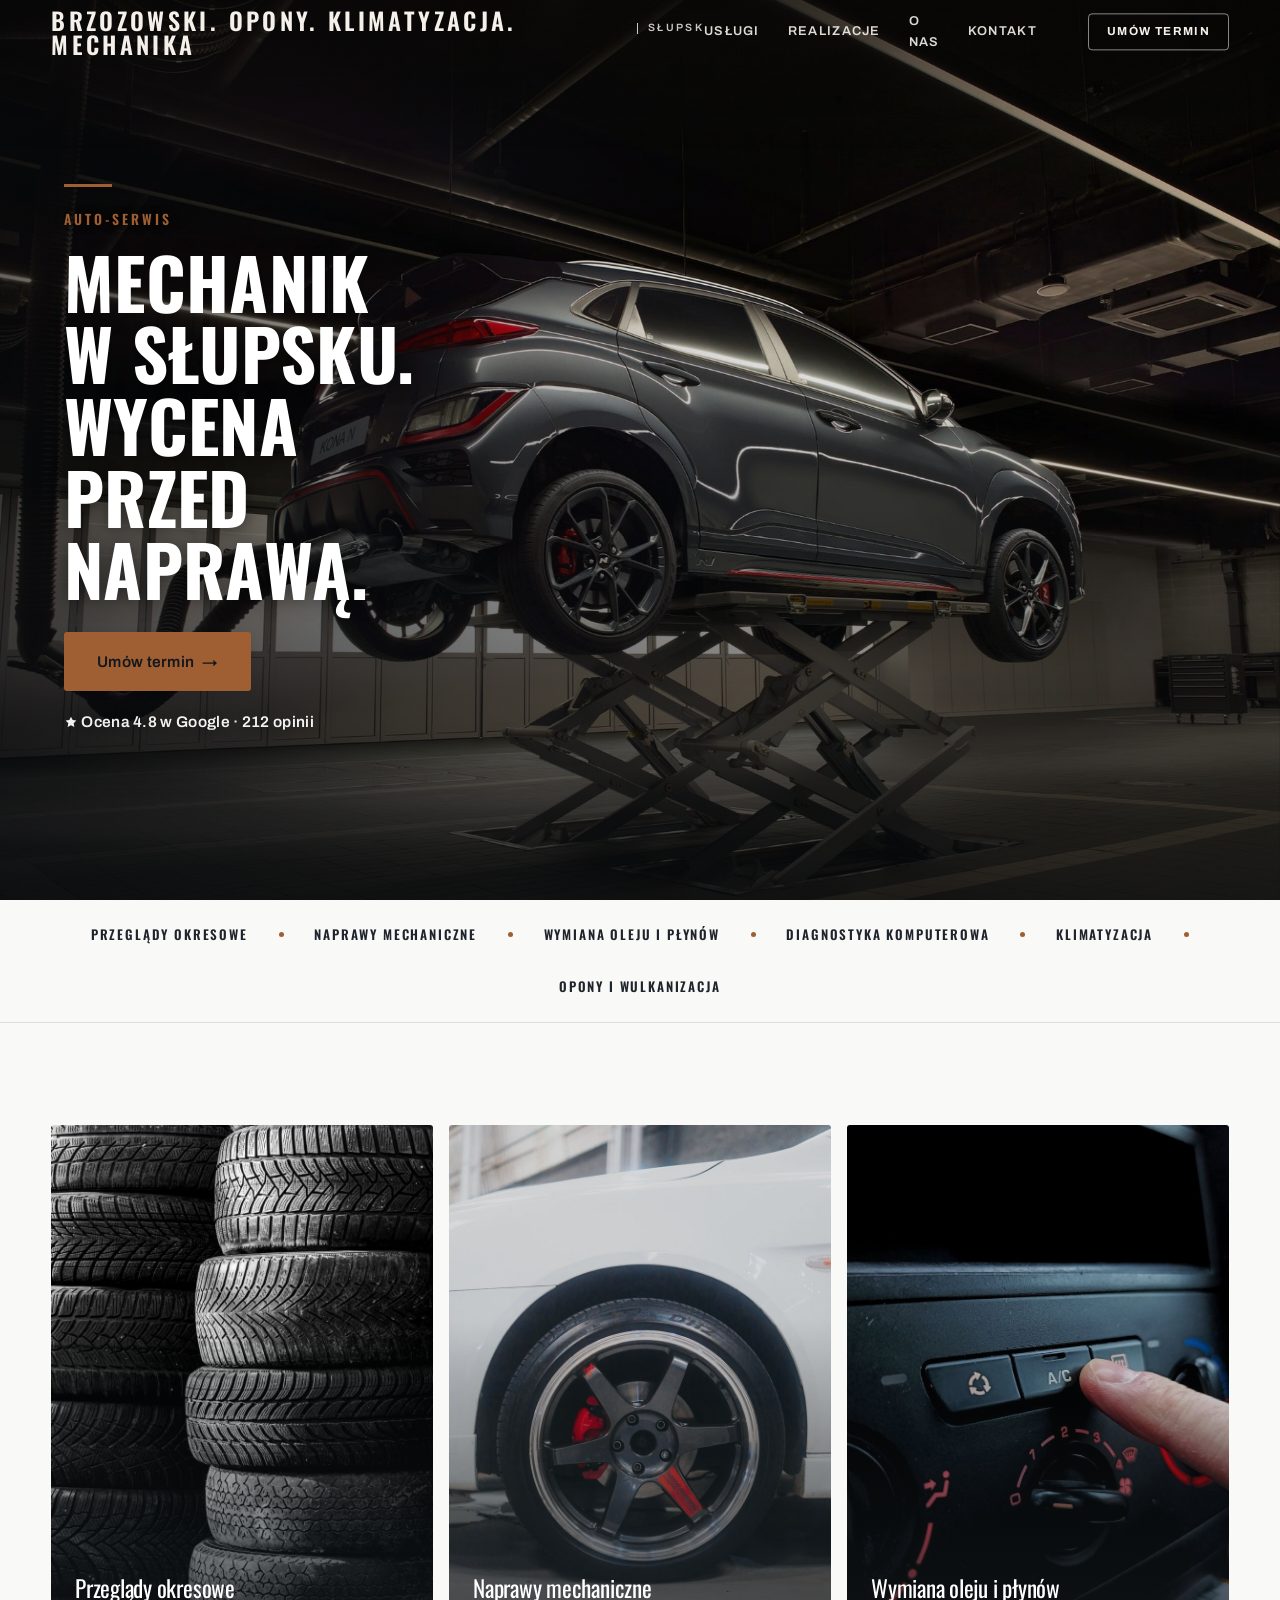
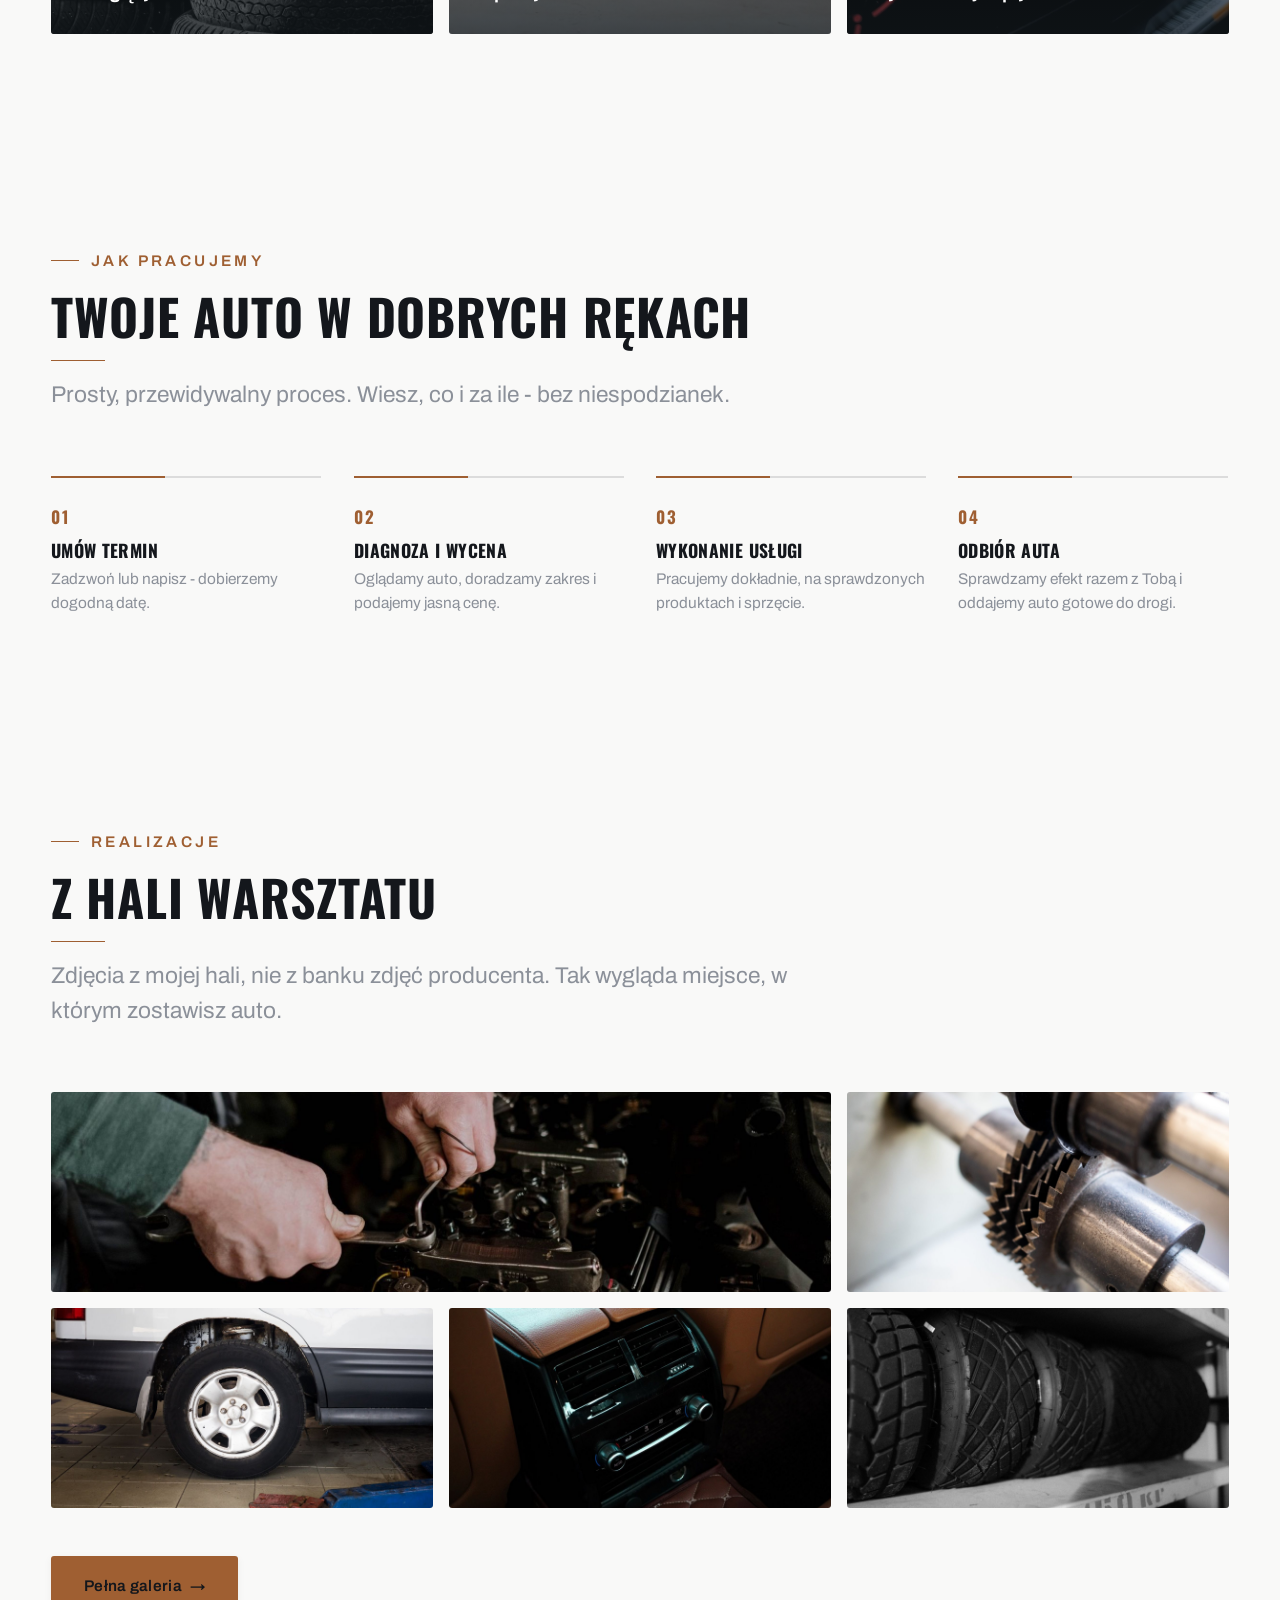
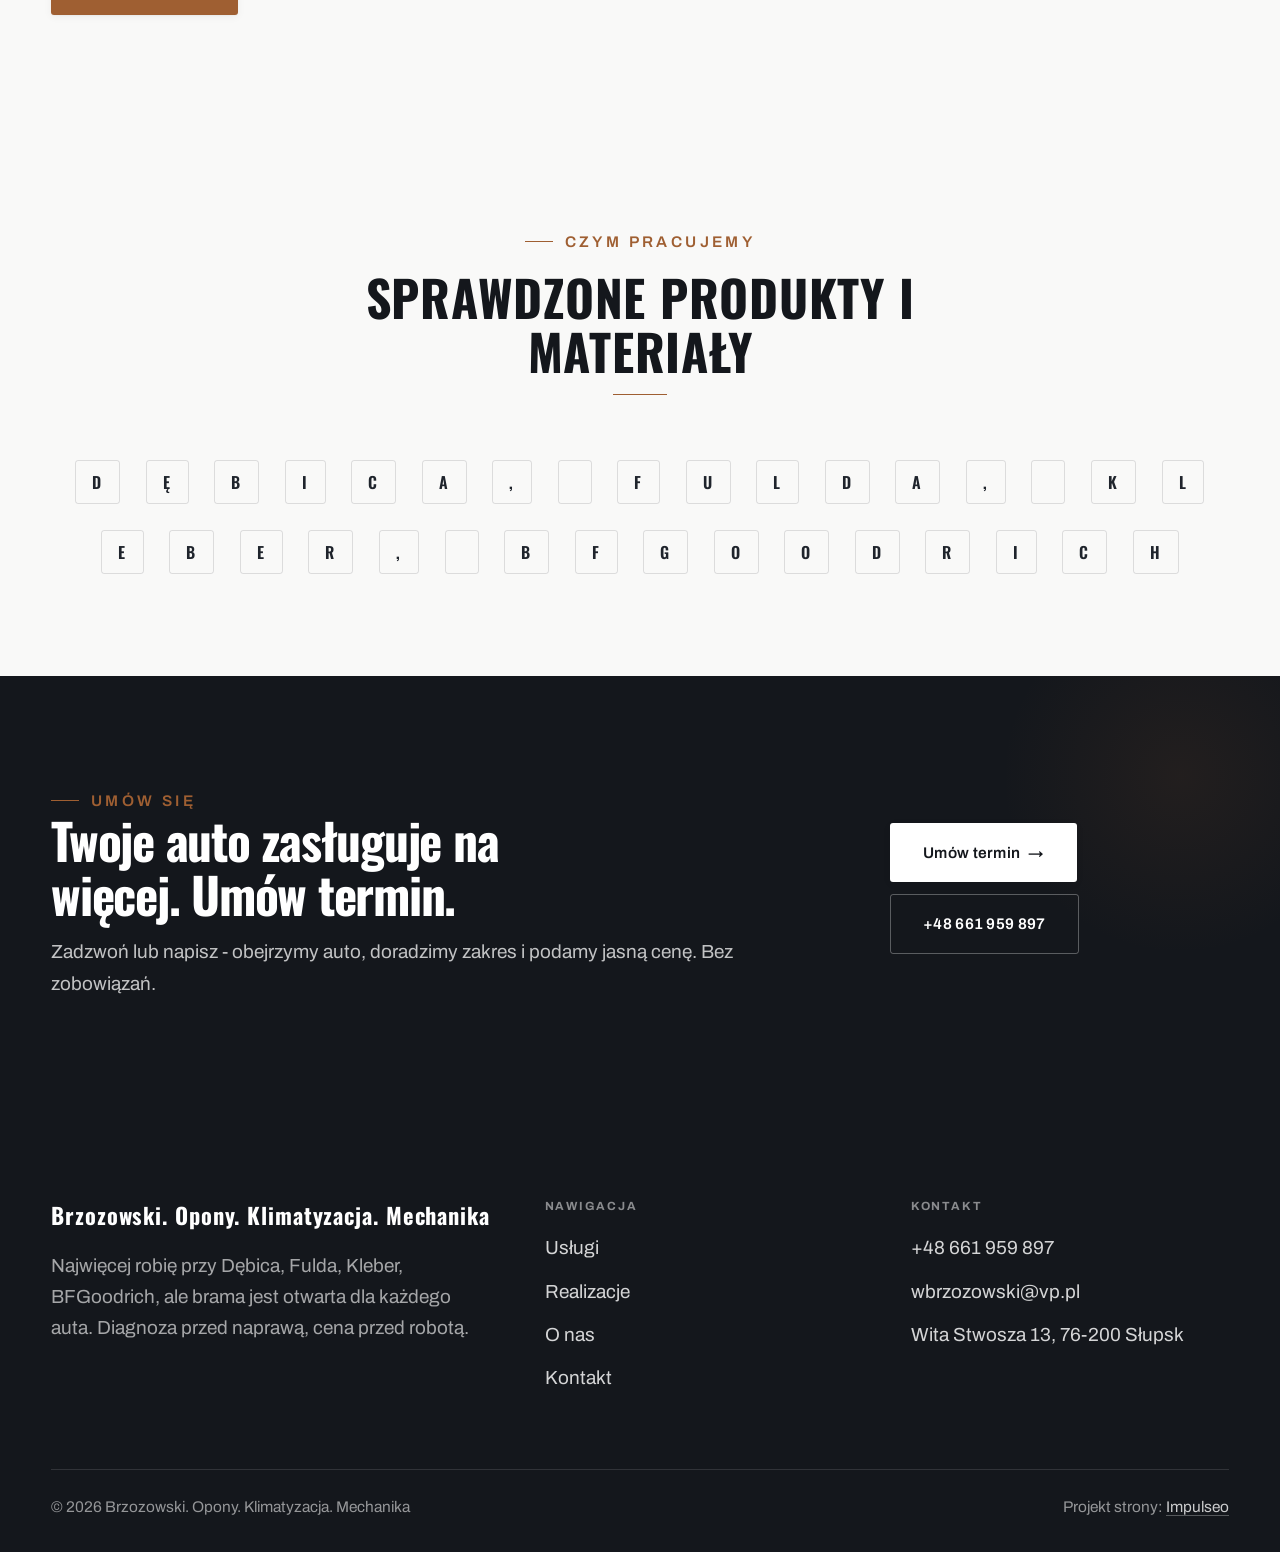
<file: index.html>
<!DOCTYPE html>
<html lang="pl">
<head>
<meta name="robots" content="noindex, nofollow">
<meta charset="UTF-8">
<meta name="viewport" content="width=device-width, initial-scale=1.0">
<title>Mechanik Słupsk - serwis i naprawy | Brzozowski. Opony. Klimatyzacja. Mechanika</title>
<meta name="description" content="Mechanik Słupsk - od przeglądu po rozrząd. Cena przed naprawą, gwarancja na robociznę, faktura VAT albo paragon. Zadzwoń: 661 959 897.">
<link rel="preconnect" href="https://fonts.googleapis.com">
<link rel="preconnect" href="https://fonts.gstatic.com" crossorigin>
<link href="https://fonts.googleapis.com/css2?family=Oswald:wght@500;600;700&family=Archivo:wght@400;500;600&display=swap" rel="stylesheet">
<link rel="stylesheet" href="assets/styles.css">
</head>
<body>

<header class="nav">
  <div class="wrap nav-inner">
    <a class="brand" href="index.html"><span class="name">Brzozowski. Opony. Klimatyzacja. Mechanika</span><span class="sub">Słupsk</span></a>
    <nav class="nav-links">
      <a href="oferta.html">Usługi</a>
      <a href="realizacje.html">Realizacje</a>
      <a href="o-nas.html">O nas</a>
      <a href="kontakt.html">Kontakt</a>
      <a href="kontakt.html" class="btn btn-accent">Umów termin</a>
    </nav>
    <button class="nav-toggle" aria-label="Menu"><span></span><span></span><span></span></button>
  </div>
</header>

<section class="hero-auto">
  <img class="ha-bg" src="img/hero.jpg" alt="Brzozowski. Opony. Klimatyzacja. Mechanika">
  <div class="ha-veil"></div>
  <div class="ha-inner">
    <span class="ha-tick" aria-hidden="true"></span>
    <span class="ha-kicker">Auto-serwis</span>
    <h1 class="ha-claim">Mechanik w Słupsku. Wycena przed naprawą.</h1>
    <a href="kontakt.html" class="btn btn-accent ha-cta">Umów termin <span class="arr">→</span></a>
      <p class="ha-rating"><svg class="ico-star" width="14" height="14" viewBox="0 0 24 24" style="vertical-align:-2px" aria-hidden="true"><path d="M12 2.8l2.85 5.8 6.4.93-4.63 4.5 1.1 6.37L12 17.4l-5.72 3 1.1-6.37-4.63-4.5 6.4-.93L12 2.8Z" fill="currentColor"/></svg> Ocena 4.8 w Google · 212 opinii</p>
  </div>
</section>
<section class="spec-ribbon">
  <div class="wrap">
    <ul class="sr-row reveal"><li>Przeglądy okresowe</li><li>Naprawy mechaniczne</li><li>Wymiana oleju i płynów</li><li>Diagnostyka komputerowa</li><li>Klimatyzacja</li><li>Opony i wulkanizacja</li></ul>
  </div>
</section>
<section class="gateways-band">
  <div class="wrap">
    <div class="gateways">
      <a href="oferta.html" class="gateway reveal"><img src="img/g1.jpg" alt="Przeglądy okresowe" loading="lazy"><span class="g-ttl">Przeglądy okresowe</span></a>
      <a href="oferta.html" class="gateway reveal"><img src="img/g2.jpg" alt="Naprawy mechaniczne" loading="lazy"><span class="g-ttl">Naprawy mechaniczne</span></a>
      <a href="oferta.html" class="gateway reveal"><img src="img/g3.jpg" alt="Wymiana oleju i płynów" loading="lazy"><span class="g-ttl">Wymiana oleju i płynów</span></a>
    </div>
  </div>
</section>
<section class="auto-proc">
  <div class="wrap">
    <div class="head reveal">
      <span class="eyebrow">Jak pracujemy</span>
      <h2>Twoje auto w dobrych rękach</h2>
      <p>Prosty, przewidywalny proces. Wiesz, co i za ile - bez niespodzianek.</p>
    </div>
    <ol class="auto-proc-row">
      <li class="reveal"><span class="ap-no">01</span><h3>Umów termin</h3><p>Zadzwoń lub napisz - dobierzemy dogodną datę.</p></li>
      <li class="reveal"><span class="ap-no">02</span><h3>Diagnoza i wycena</h3><p>Oglądamy auto, doradzamy zakres i podajemy jasną cenę.</p></li>
      <li class="reveal"><span class="ap-no">03</span><h3>Wykonanie usługi</h3><p>Pracujemy dokładnie, na sprawdzonych produktach i sprzęcie.</p></li>
      <li class="reveal"><span class="ap-no">04</span><h3>Odbiór auta</h3><p>Sprawdzamy efekt razem z Tobą i oddajemy auto gotowe do drogi.</p></li>
    </ol>
  </div>
</section>
<section>
  <div class="wrap">
    <div class="head reveal">
      <span class="eyebrow">Realizacje</span>
      <h2>Z hali warsztatu</h2>
      <p>Zdjęcia z mojej hali, nie z banku zdjęć producenta. Tak wygląda miejsce, w którym zostawisz auto.</p>
    </div>
    <div class="gallery">
      <div class="tile t-two3 reveal"><img src="img/g4.jpg" alt="Serwis klimatyzacji" loading="lazy"><div class="cap">Serwis klimatyzacji</div></div>
      <div class="tile t-third reveal"><img src="img/g5.jpg" alt="Wymiana opon" loading="lazy"><div class="cap">Wymiana opon</div></div>
      <div class="tile t-third reveal"><img src="img/g6.jpg" alt="Auto gotowe do odbioru" loading="lazy"><div class="cap">Auto gotowe do odbioru</div></div>
      <div class="tile t-third reveal"><img src="img/g7.jpg" alt="Brzozowski. Opony. Klimatyzacja. Mechanika" loading="lazy"></div>
      <div class="tile t-third reveal"><img src="img/g8.jpg" alt="Brzozowski. Opony. Klimatyzacja. Mechanika" loading="lazy"></div>
    </div>
    <div style="margin-top:var(--space-7)" class="reveal"><a href="realizacje.html" class="btn btn-accent">Pełna galeria <span class="arr">→</span></a></div>
  </div>
</section>
<section class="auto-marki">
  <div class="wrap">
    <div class="head center reveal">
      <span class="eyebrow">Czym pracujemy</span>
      <h2>Sprawdzone produkty i materiały</h2>
    </div>
    <ul class="marki-list reveal"><li>D</li><li>ę</li><li>b</li><li>i</li><li>c</li><li>a</li><li>,</li><li> </li><li>F</li><li>u</li><li>l</li><li>d</li><li>a</li><li>,</li><li> </li><li>K</li><li>l</li><li>e</li><li>b</li><li>e</li><li>r</li><li>,</li><li> </li><li>B</li><li>F</li><li>G</li><li>o</li><li>o</li><li>d</li><li>r</li><li>i</li><li>c</li><li>h</li></ul>
  </div>
</section>
<section class="cta">
  <div class="wrap">
    <div class="reveal">
      <span class="eyebrow">Umów się</span>
      <h2>Twoje auto zasługuje na więcej. Umów termin.</h2>
      <p>Zadzwoń lub napisz - obejrzymy auto, doradzimy zakres i podamy jasną cenę. Bez zobowiązań.</p>
    </div>
    <div class="cta-actions reveal">
      <a href="kontakt.html" class="btn btn-light">Umów termin <span class="arr">→</span></a>
      <a href="tel:+48661959897" class="btn btn-ghost" style="color:#fff;border-color:rgba(255,255,255,.3)">+48 661 959 897</a>
    </div>
  </div>
</section>

<footer>
  <div class="wrap">
    <div class="foot-grid">
      <div class="foot-brand">
        <div class="name">Brzozowski. Opony. Klimatyzacja. Mechanika</div>
        <p>Najwięcej robię przy Dębica, Fulda, Kleber, BFGoodrich, ale brama jest otwarta dla każdego auta. Diagnoza przed naprawą, cena przed robotą.</p>
      </div>
      <div class="foot-col">
        <h4>Nawigacja</h4>
        <a href="oferta.html">Usługi</a>
        <a href="realizacje.html">Realizacje</a>
        <a href="o-nas.html">O nas</a>
        <a href="kontakt.html">Kontakt</a>
      </div>
      <div class="foot-col">
        <h4>Kontakt</h4>
        <a href="tel:+48661959897">+48 661 959 897</a>
        <a href="mailto:wbrzozowski@vp.pl">wbrzozowski@vp.pl</a>
        <p>Wita Stwosza 13, 76-200 Słupsk</p>
      </div>
    </div>
    <div class="foot-bot">
      <span>© 2026 Brzozowski. Opony. Klimatyzacja. Mechanika</span>
      <span>Projekt strony: <a class="foot-credit" href="https://impulseo.pl" target="_blank" rel="noopener">Impulseo</a></span>
    </div>
  </div>
</footer>
<div class="sticky-reserve"><a class="sr-book" href="kontakt.html">Umów termin</a><a class="sr-call" href="tel:+48661959897" aria-label="Zadzwoń"><svg class="ico-tel" width="16" height="16" viewBox="0 0 24 24" fill="none" aria-hidden="true"><path d="M6.6 10.8a15.5 15.5 0 0 0 6.6 6.6l2.2-2.2a1 1 0 0 1 1-.24 11.4 11.4 0 0 0 3.6.58 1 1 0 0 1 1 1V20a1 1 0 0 1-1 1A17 17 0 0 1 3 4a1 1 0 0 1 1-1h3.5a1 1 0 0 1 1 1c0 1.25.2 2.46.58 3.6a1 1 0 0 1-.25 1l-2.23 2.2Z" fill="currentColor"/></svg></a></div>

<script src="assets/main.js"></script>
</body>
</html>
</file>
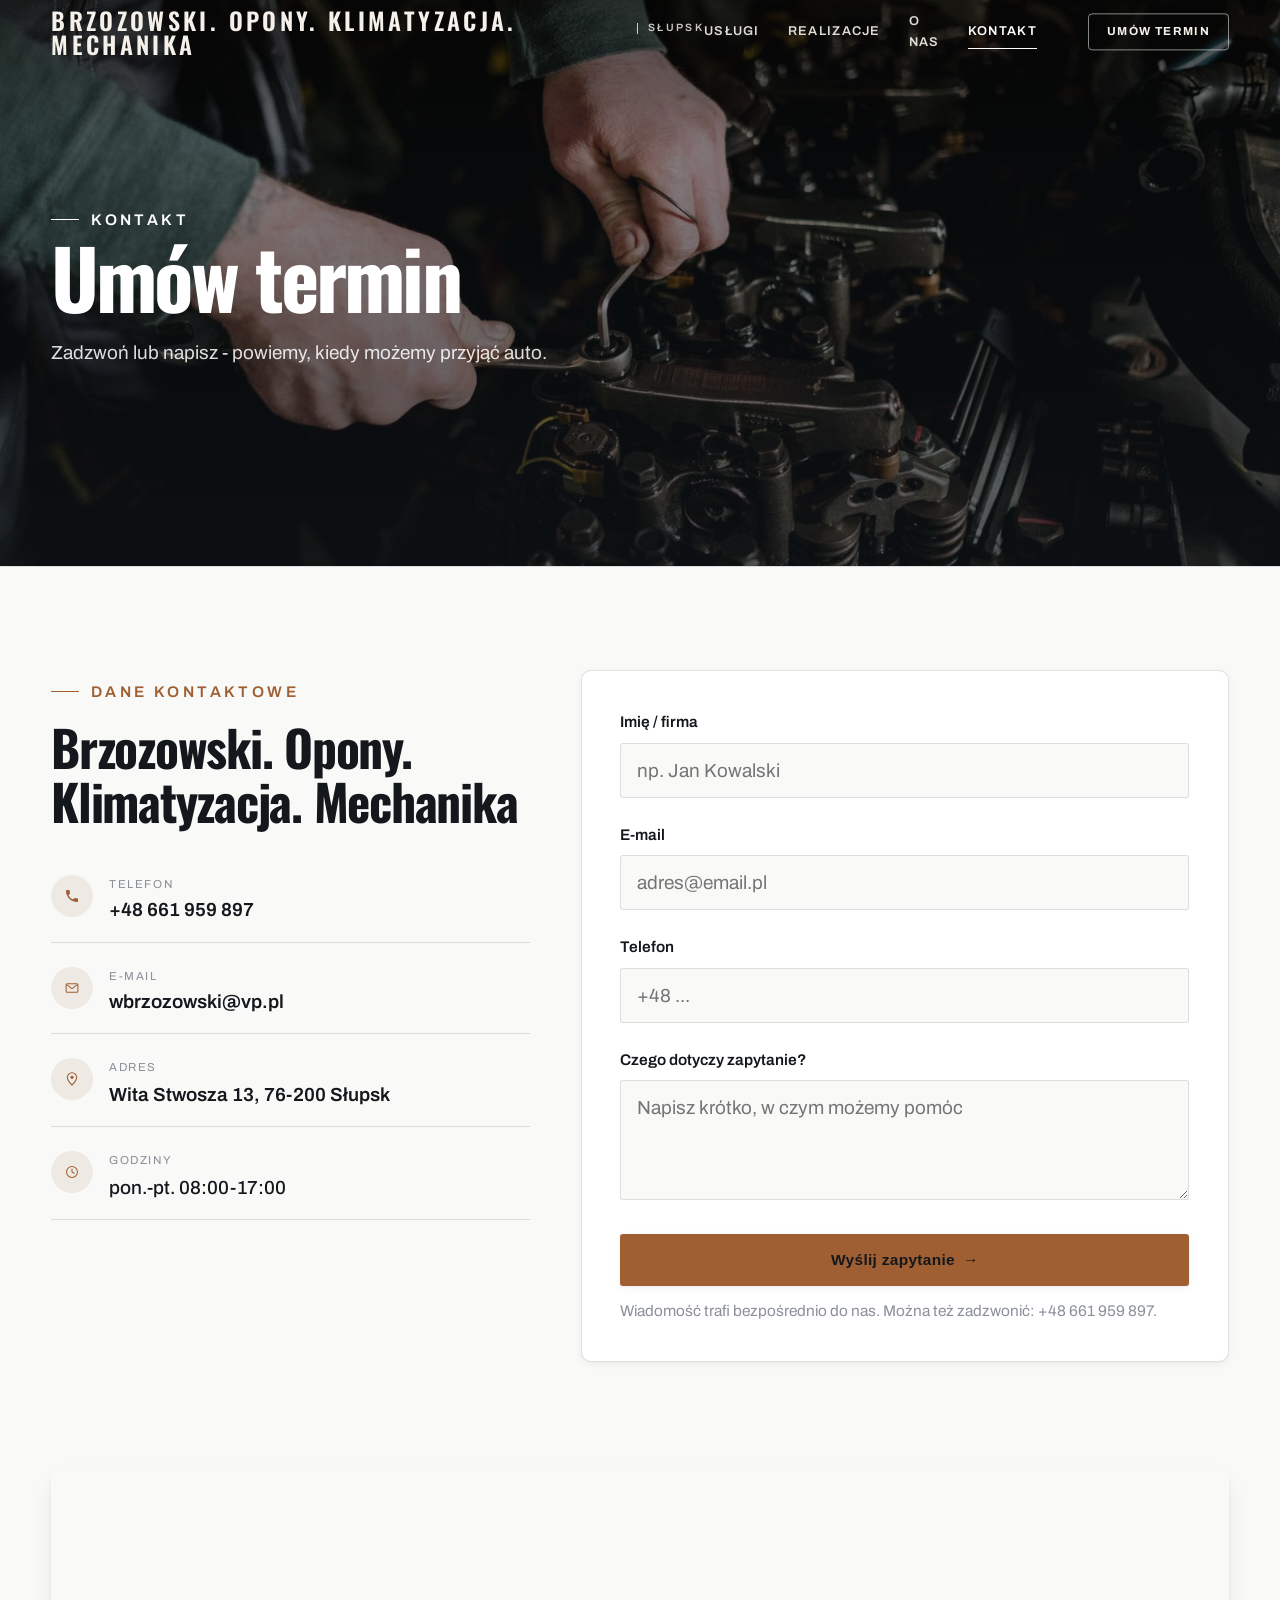
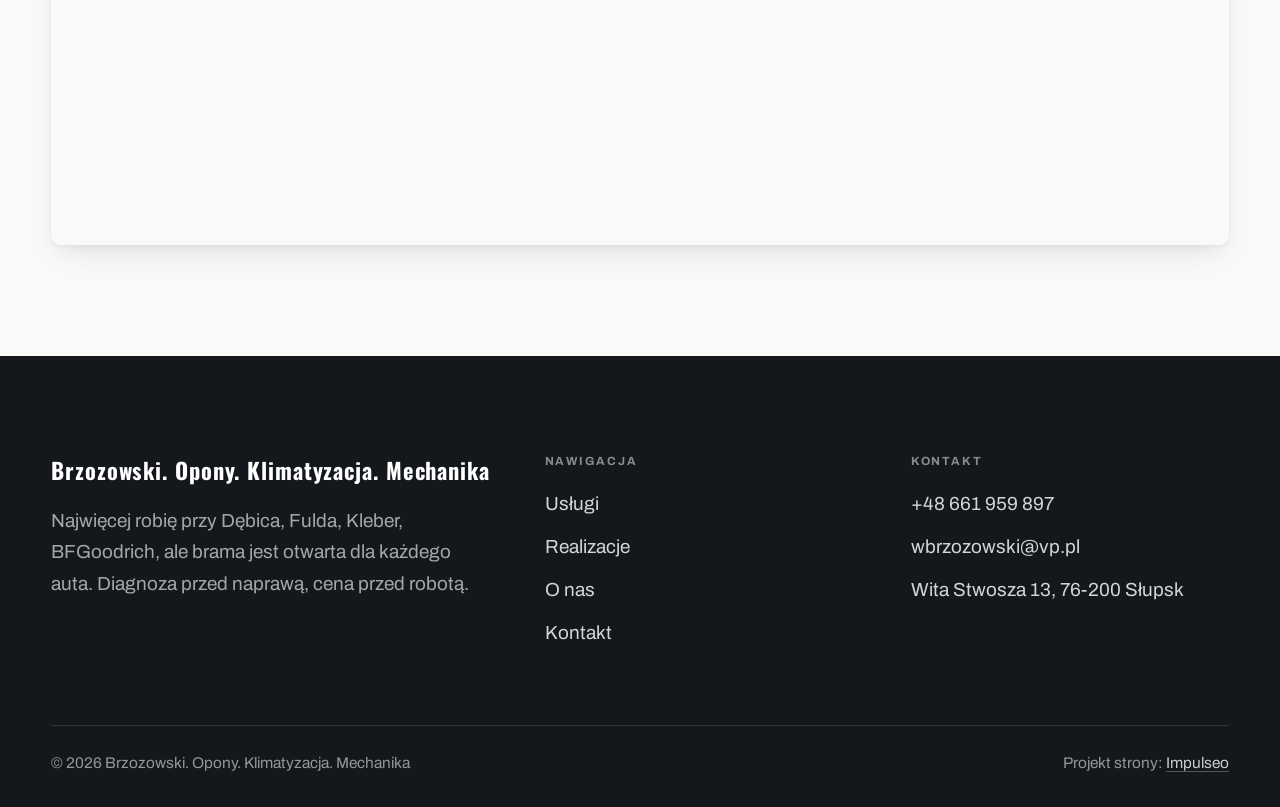
<file: kontakt.html>
<!DOCTYPE html>
<html lang="pl">
<head>
<meta name="robots" content="noindex, nofollow">
<meta charset="UTF-8">
<meta name="viewport" content="width=device-width, initial-scale=1.0">
<title>Kontakt - Brzozowski. Opony. Klimatyzacja. Mechanika</title>
<meta name="description" content="Kontakt Brzozowski. Opony. Klimatyzacja. Mechanika - Wita Stwosza 13, 76-200 Słupsk">
<link rel="preconnect" href="https://fonts.googleapis.com">
<link rel="preconnect" href="https://fonts.gstatic.com" crossorigin>
<link href="https://fonts.googleapis.com/css2?family=Oswald:wght@500;600;700&family=Archivo:wght@400;500;600&display=swap" rel="stylesheet">
<link rel="stylesheet" href="assets/styles.css">
</head>
<body>

<header class="nav">
  <div class="wrap nav-inner">
    <a class="brand" href="index.html"><span class="name">Brzozowski. Opony. Klimatyzacja. Mechanika</span><span class="sub">Słupsk</span></a>
    <nav class="nav-links">
      <a href="oferta.html">Usługi</a>
      <a href="realizacje.html">Realizacje</a>
      <a href="o-nas.html">O nas</a>
      <a href="kontakt.html" class="active">Kontakt</a>
      <a href="kontakt.html" class="btn btn-accent">Umów termin</a>
    </nav>
    <button class="nav-toggle" aria-label="Menu"><span></span><span></span><span></span></button>
  </div>
</header>

<section class="pagehead">
  <img src="img/g4.jpg" alt="Brzozowski. Opony. Klimatyzacja. Mechanika - Umów termin">
  <div class="wrap">
    <span class="eyebrow">Kontakt</span>
    <h1>Umów termin</h1>
    <p>Zadzwoń lub napisz - powiemy, kiedy możemy przyjąć auto.</p>
  </div>
</section>
<section>
  <div class="wrap contact-grid">
    <div class="reveal">
      <span class="eyebrow">Dane kontaktowe</span>
      <h2 style="margin:var(--space-4) 0 var(--space-6)">Brzozowski. Opony. Klimatyzacja. Mechanika</h2>
      <div class="info-list">
        <div class="info-row"><div class="ic"><svg class="ico-tel" width="16" height="16" viewBox="0 0 24 24" fill="none" aria-hidden="true"><path d="M6.6 10.8a15.5 15.5 0 0 0 6.6 6.6l2.2-2.2a1 1 0 0 1 1-.24 11.4 11.4 0 0 0 3.6.58 1 1 0 0 1 1 1V20a1 1 0 0 1-1 1A17 17 0 0 1 3 4a1 1 0 0 1 1-1h3.5a1 1 0 0 1 1 1c0 1.25.2 2.46.58 3.6a1 1 0 0 1-.25 1l-2.23 2.2Z" fill="currentColor"/></svg></div><div><div class="lbl">Telefon</div><a class="val" href="tel:+48661959897">+48 661 959 897</a></div></div>
        <div class="info-row"><div class="ic"><svg class="ico-mail" width="16" height="16" viewBox="0 0 24 24" fill="none" aria-hidden="true"><rect x="3.2" y="5.5" width="17.6" height="13" rx="1.6" stroke="currentColor" stroke-width="1.6"/><path d="M4 7l8 6 8-6" stroke="currentColor" stroke-width="1.6" stroke-linecap="round" stroke-linejoin="round"/></svg></div><div><div class="lbl">E-mail</div><a class="val" href="mailto:wbrzozowski@vp.pl">wbrzozowski@vp.pl</a></div></div>
        <div class="info-row"><div class="ic"><svg class="ico-pin" width="16" height="16" viewBox="0 0 24 24" fill="none" aria-hidden="true"><path d="M12 21s7-6.1 7-11.5A7 7 0 0 0 5 9.5C5 14.9 12 21 12 21Z" stroke="currentColor" stroke-width="1.6" fill="none"/><circle cx="12" cy="9.5" r="2.4" fill="currentColor"/></svg></div><div><div class="lbl">Adres</div><div class="val">Wita Stwosza 13, 76-200 Słupsk</div></div></div>
        <div class="info-row"><div class="ic"><svg class="ico-clock" width="16" height="16" viewBox="0 0 24 24" fill="none" aria-hidden="true"><circle cx="12" cy="12" r="8.2" stroke="currentColor" stroke-width="1.6"/><path d="M12 7.5V12l3.2 1.9" stroke="currentColor" stroke-width="1.6" stroke-linecap="round"/></svg></div><div><div class="lbl">Godziny</div><div class="val" style="font-weight:500">pon.-pt. 08:00-17:00</div></div></div>
      </div>
    </div>
    <div class="reveal">
      <form class="form" action="https://formsubmit.co/wbrzozowski@vp.pl" method="POST">
        <input type="hidden" name="_subject" value="Zapytanie ze strony Brzozowski. Opony. Klimatyzacja. Mechanika">
        <input type="hidden" name="_captcha" value="false">
        <input type="hidden" name="_template" value="table">
        <div class="fld"><label for="name">Imię / firma</label><input id="name" name="name" type="text" placeholder="np. Jan Kowalski" required></div>
        <div class="fld"><label for="email">E-mail</label><input id="email" name="email" type="email" placeholder="adres@email.pl" required></div>
        <div class="fld"><label for="phone">Telefon</label><input id="phone" name="phone" type="tel" placeholder="+48 ..."></div>
        <div class="fld"><label for="msg">Czego dotyczy zapytanie?</label><textarea id="msg" name="message" placeholder="Napisz krótko, w czym możemy pomóc" required></textarea></div>
        <button type="submit" class="btn btn-accent" style="width:100%;justify-content:center">Wyślij zapytanie <span class="arr">→</span></button>
        <p class="note">Wiadomość trafi bezpośrednio do nas. Można też zadzwonić: +48 661 959 897.</p>
      </form>
    </div>
  </div>
</section>
<section style="padding-top:0">
  <div class="wrap reveal">
    <iframe class="map" title="Brzozowski. Opony. Klimatyzacja. Mechanika - Słupsk" src="https://maps.google.com/maps?q=Brzozowski.%20Opony.%20Klimatyzacja.%20Mechanika%20S%C5%82upsk&z=15&output=embed" loading="lazy" referrerpolicy="no-referrer-when-downgrade"></iframe>
  </div>
</section>

<footer>
  <div class="wrap">
    <div class="foot-grid">
      <div class="foot-brand">
        <div class="name">Brzozowski. Opony. Klimatyzacja. Mechanika</div>
        <p>Najwięcej robię przy Dębica, Fulda, Kleber, BFGoodrich, ale brama jest otwarta dla każdego auta. Diagnoza przed naprawą, cena przed robotą.</p>
      </div>
      <div class="foot-col">
        <h4>Nawigacja</h4>
        <a href="oferta.html">Usługi</a>
        <a href="realizacje.html">Realizacje</a>
        <a href="o-nas.html">O nas</a>
        <a href="kontakt.html">Kontakt</a>
      </div>
      <div class="foot-col">
        <h4>Kontakt</h4>
        <a href="tel:+48661959897">+48 661 959 897</a>
        <a href="mailto:wbrzozowski@vp.pl">wbrzozowski@vp.pl</a>
        <p>Wita Stwosza 13, 76-200 Słupsk</p>
      </div>
    </div>
    <div class="foot-bot">
      <span>© 2026 Brzozowski. Opony. Klimatyzacja. Mechanika</span>
      <span>Projekt strony: <a class="foot-credit" href="https://impulseo.pl" target="_blank" rel="noopener">Impulseo</a></span>
    </div>
  </div>
</footer>
<div class="sticky-reserve"><a class="sr-book" href="kontakt.html">Umów termin</a><a class="sr-call" href="tel:+48661959897" aria-label="Zadzwoń"><svg class="ico-tel" width="16" height="16" viewBox="0 0 24 24" fill="none" aria-hidden="true"><path d="M6.6 10.8a15.5 15.5 0 0 0 6.6 6.6l2.2-2.2a1 1 0 0 1 1-.24 11.4 11.4 0 0 0 3.6.58 1 1 0 0 1 1 1V20a1 1 0 0 1-1 1A17 17 0 0 1 3 4a1 1 0 0 1 1-1h3.5a1 1 0 0 1 1 1c0 1.25.2 2.46.58 3.6a1 1 0 0 1-.25 1l-2.23 2.2Z" fill="currentColor"/></svg></a></div>

<script src="assets/main.js"></script>
</body>
</html>
</file>
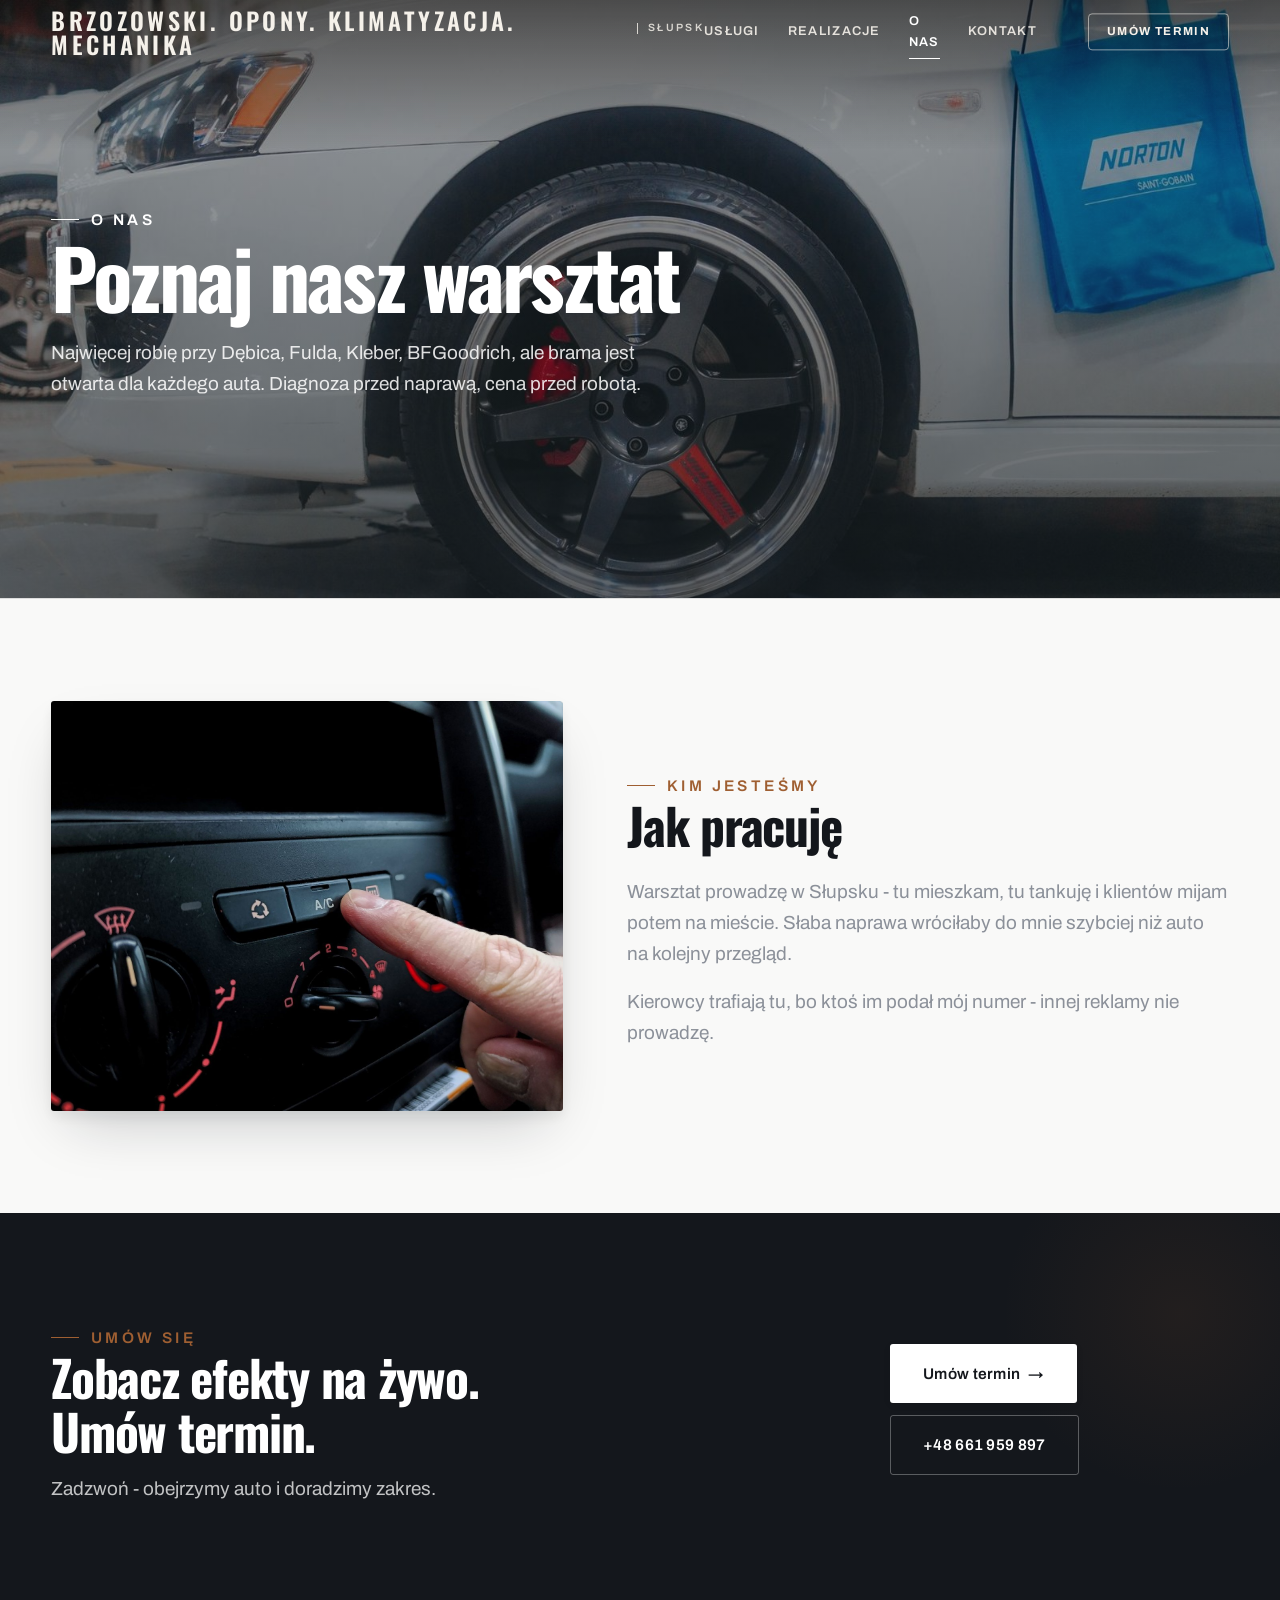
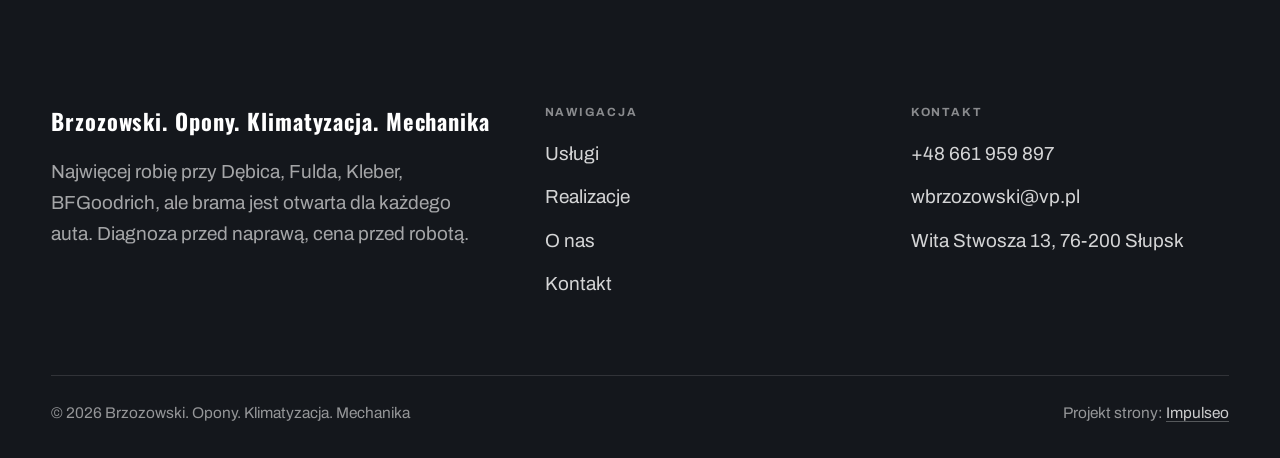
<file: o-nas.html>
<!DOCTYPE html>
<html lang="pl">
<head>
<meta name="robots" content="noindex, nofollow">
<meta charset="UTF-8">
<meta name="viewport" content="width=device-width, initial-scale=1.0">
<title>O nas - Brzozowski. Opony. Klimatyzacja. Mechanika</title>
<meta name="description" content="Mechanik Słupsk - od przeglądu po rozrząd. Cena przed naprawą, gwarancja na robociznę, faktura VAT albo paragon. Zadzwoń: 661 959 897.">
<link rel="preconnect" href="https://fonts.googleapis.com">
<link rel="preconnect" href="https://fonts.gstatic.com" crossorigin>
<link href="https://fonts.googleapis.com/css2?family=Oswald:wght@500;600;700&family=Archivo:wght@400;500;600&display=swap" rel="stylesheet">
<link rel="stylesheet" href="assets/styles.css">
</head>
<body>

<header class="nav">
  <div class="wrap nav-inner">
    <a class="brand" href="index.html"><span class="name">Brzozowski. Opony. Klimatyzacja. Mechanika</span><span class="sub">Słupsk</span></a>
    <nav class="nav-links">
      <a href="oferta.html">Usługi</a>
      <a href="realizacje.html">Realizacje</a>
      <a href="o-nas.html" class="active">O nas</a>
      <a href="kontakt.html">Kontakt</a>
      <a href="kontakt.html" class="btn btn-accent">Umów termin</a>
    </nav>
    <button class="nav-toggle" aria-label="Menu"><span></span><span></span><span></span></button>
  </div>
</header>

<section class="pagehead">
  <img src="img/g2.jpg" alt="Brzozowski. Opony. Klimatyzacja. Mechanika - Poznaj nasz warsztat">
  <div class="wrap">
    <span class="eyebrow">O nas</span>
    <h1>Poznaj nasz warsztat</h1>
    <p>Najwięcej robię przy Dębica, Fulda, Kleber, BFGoodrich, ale brama jest otwarta dla każdego auta. Diagnoza przed naprawą, cena przed robotą.</p>
  </div>
</section>
<section>
  <div class="wrap split">
    <div class="split-art reveal"><img src="img/g3.jpg" alt="Brzozowski. Opony. Klimatyzacja. Mechanika" loading="lazy"></div>
    <div class="split-copy reveal">
      <span class="eyebrow">Kim jesteśmy</span>
      <h2>Jak pracuję</h2>
      <p class="muted">Warsztat prowadzę w Słupsku - tu mieszkam, tu tankuję i klientów mijam potem na mieście. Słaba naprawa wróciłaby do mnie szybciej niż auto na kolejny przegląd.</p>
      <p class="muted">Kierowcy trafiają tu, bo ktoś im podał mój numer - innej reklamy nie prowadzę.</p>
    </div>
  </div>
</section>


<section class="cta">
  <div class="wrap">
    <div class="reveal">
      <span class="eyebrow">Umów się</span>
      <h2>Zobacz efekty na żywo. Umów termin.</h2>
      <p>Zadzwoń - obejrzymy auto i doradzimy zakres.</p>
    </div>
    <div class="cta-actions reveal">
      <a href="kontakt.html" class="btn btn-light">Umów termin <span class="arr">→</span></a>
      <a href="tel:+48661959897" class="btn btn-ghost" style="color:#fff;border-color:rgba(255,255,255,.3)">+48 661 959 897</a>
    </div>
  </div>
</section>

<footer>
  <div class="wrap">
    <div class="foot-grid">
      <div class="foot-brand">
        <div class="name">Brzozowski. Opony. Klimatyzacja. Mechanika</div>
        <p>Najwięcej robię przy Dębica, Fulda, Kleber, BFGoodrich, ale brama jest otwarta dla każdego auta. Diagnoza przed naprawą, cena przed robotą.</p>
      </div>
      <div class="foot-col">
        <h4>Nawigacja</h4>
        <a href="oferta.html">Usługi</a>
        <a href="realizacje.html">Realizacje</a>
        <a href="o-nas.html">O nas</a>
        <a href="kontakt.html">Kontakt</a>
      </div>
      <div class="foot-col">
        <h4>Kontakt</h4>
        <a href="tel:+48661959897">+48 661 959 897</a>
        <a href="mailto:wbrzozowski@vp.pl">wbrzozowski@vp.pl</a>
        <p>Wita Stwosza 13, 76-200 Słupsk</p>
      </div>
    </div>
    <div class="foot-bot">
      <span>© 2026 Brzozowski. Opony. Klimatyzacja. Mechanika</span>
      <span>Projekt strony: <a class="foot-credit" href="https://impulseo.pl" target="_blank" rel="noopener">Impulseo</a></span>
    </div>
  </div>
</footer>
<div class="sticky-reserve"><a class="sr-book" href="kontakt.html">Umów termin</a><a class="sr-call" href="tel:+48661959897" aria-label="Zadzwoń"><svg class="ico-tel" width="16" height="16" viewBox="0 0 24 24" fill="none" aria-hidden="true"><path d="M6.6 10.8a15.5 15.5 0 0 0 6.6 6.6l2.2-2.2a1 1 0 0 1 1-.24 11.4 11.4 0 0 0 3.6.58 1 1 0 0 1 1 1V20a1 1 0 0 1-1 1A17 17 0 0 1 3 4a1 1 0 0 1 1-1h3.5a1 1 0 0 1 1 1c0 1.25.2 2.46.58 3.6a1 1 0 0 1-.25 1l-2.23 2.2Z" fill="currentColor"/></svg></a></div>

<script src="assets/main.js"></script>
</body>
</html>
</file>
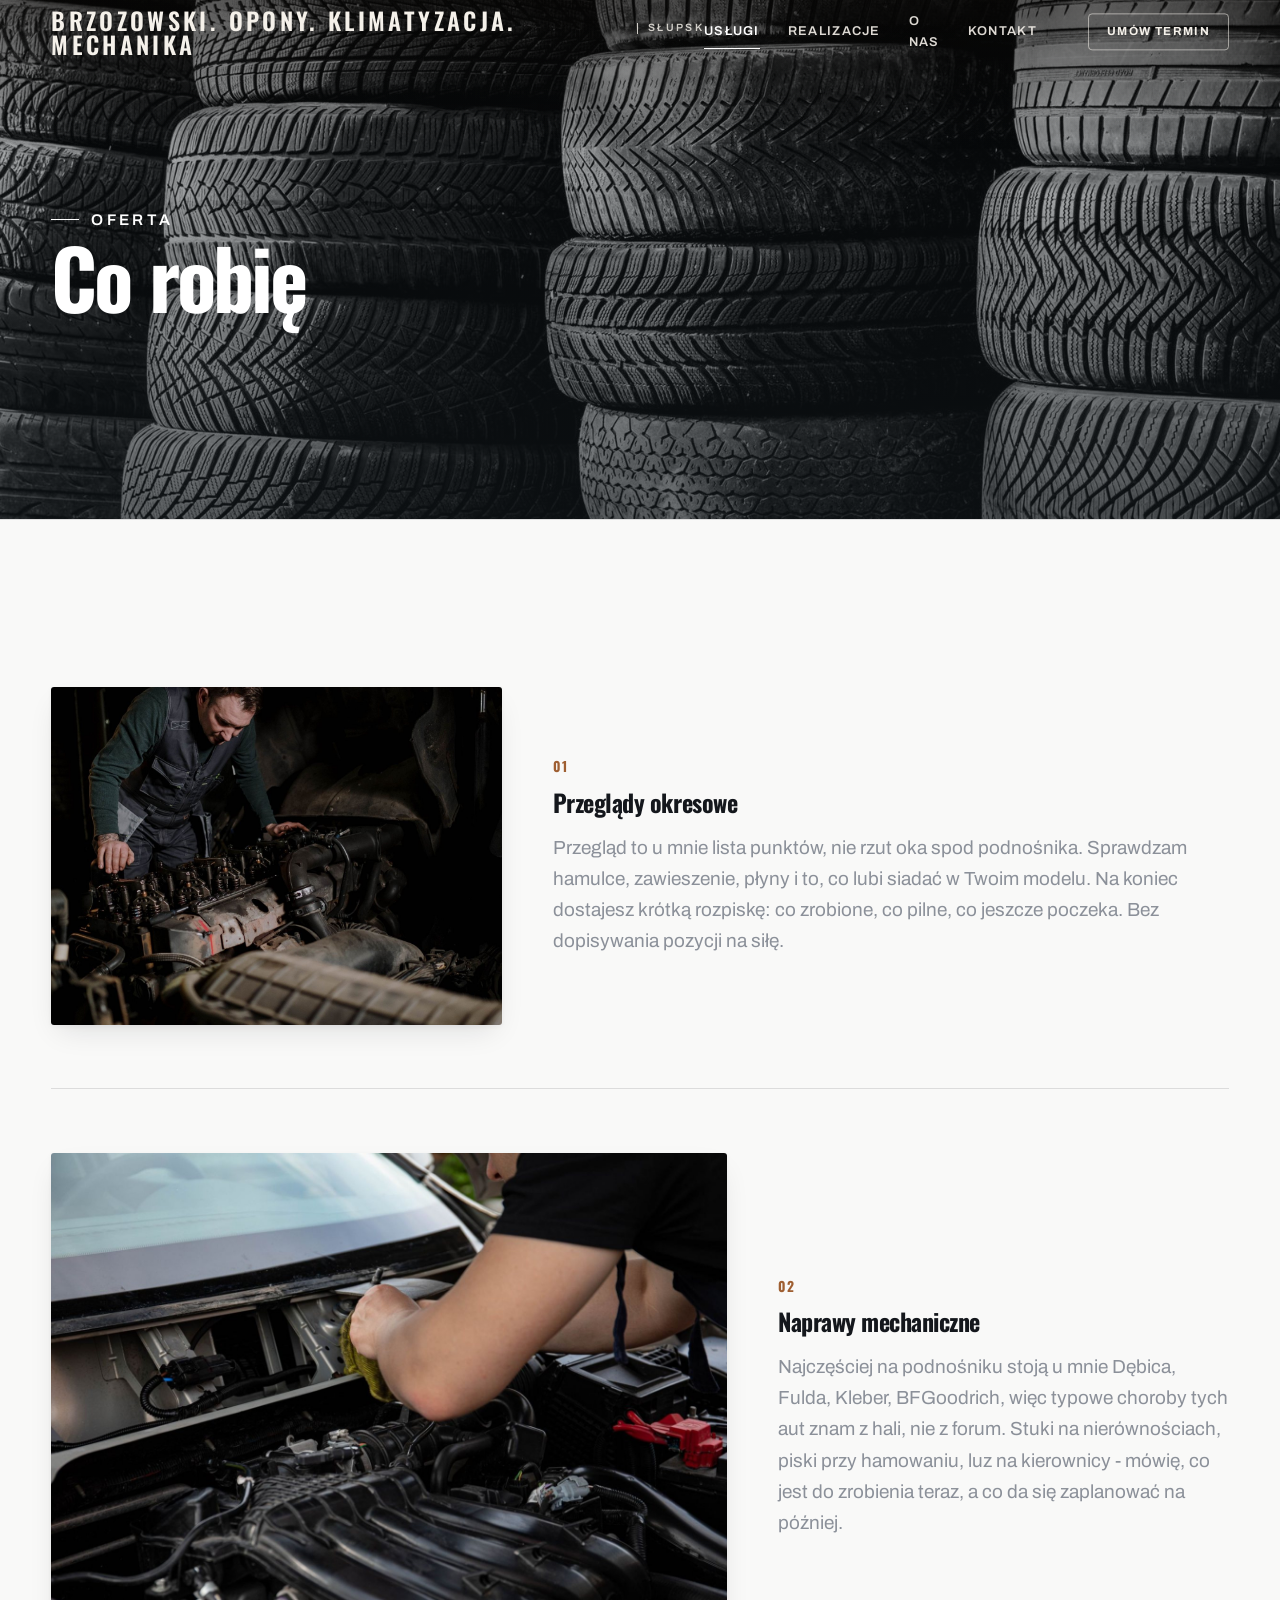
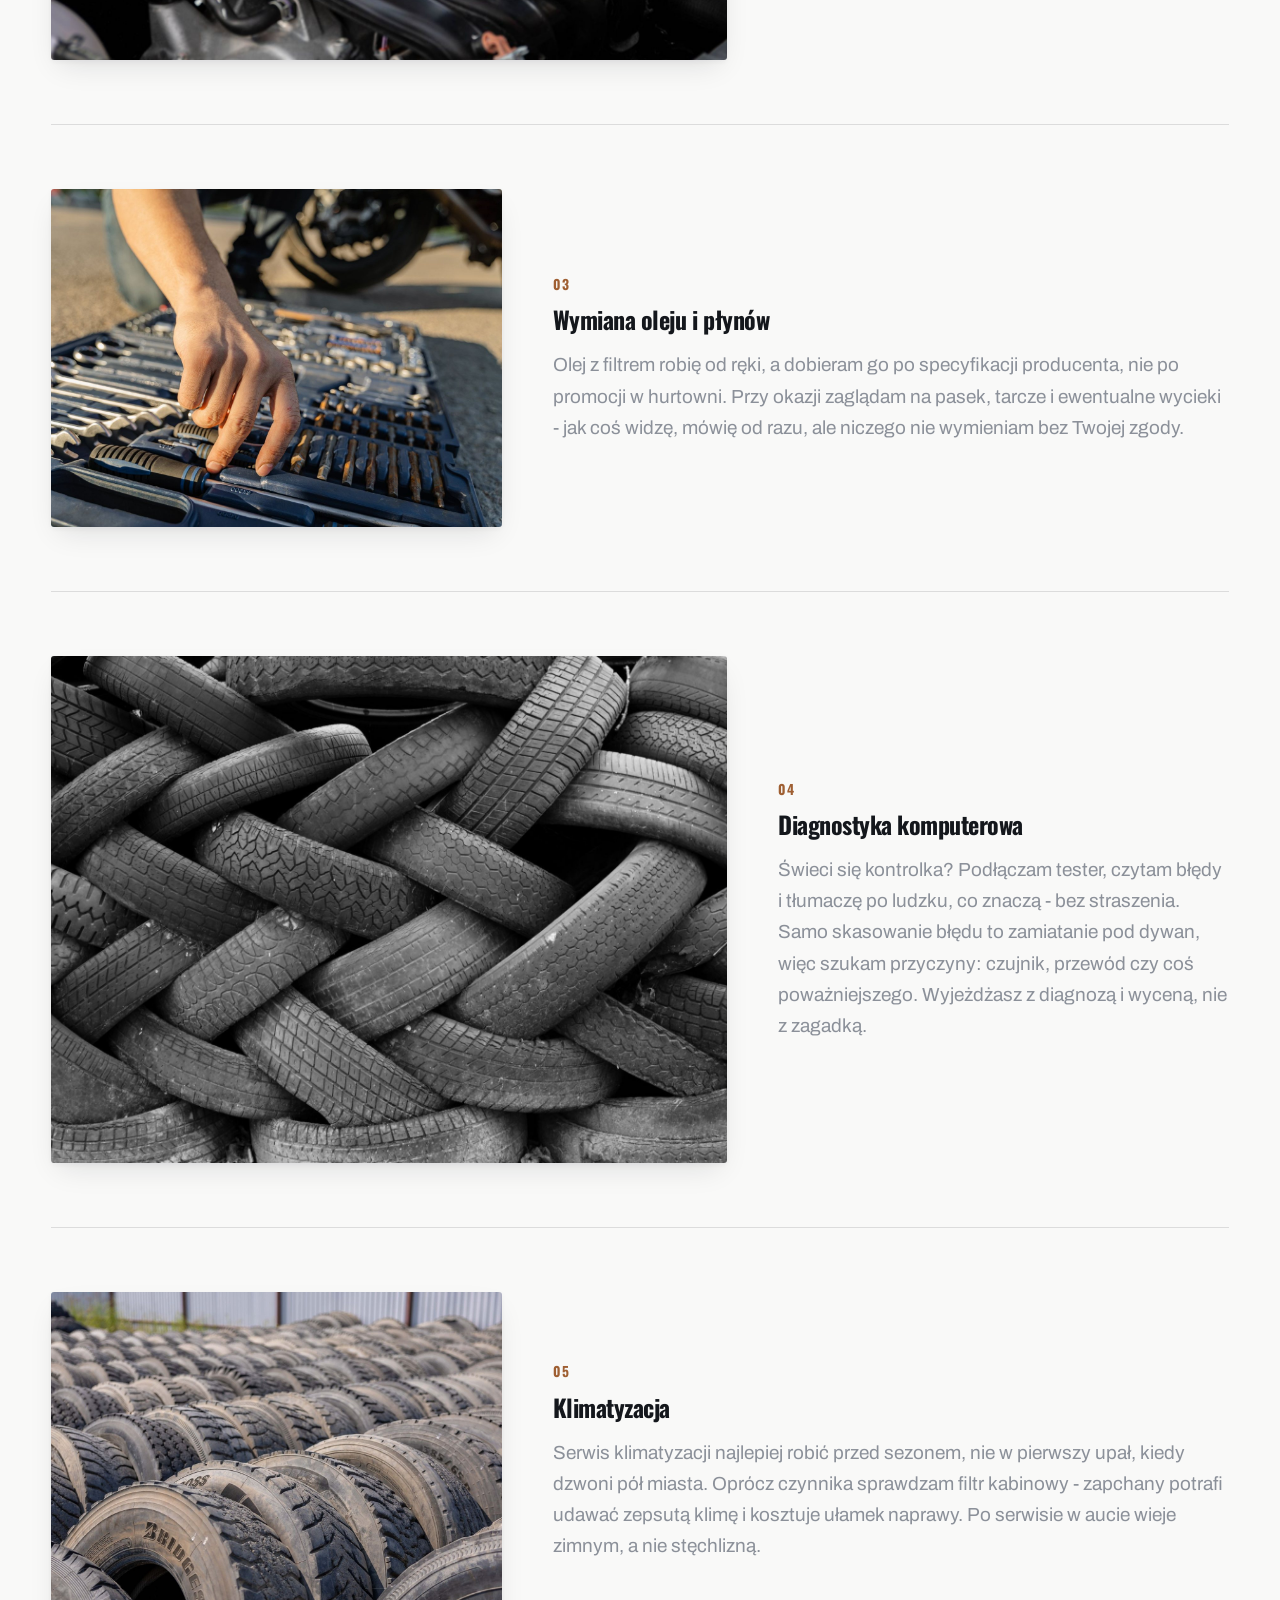
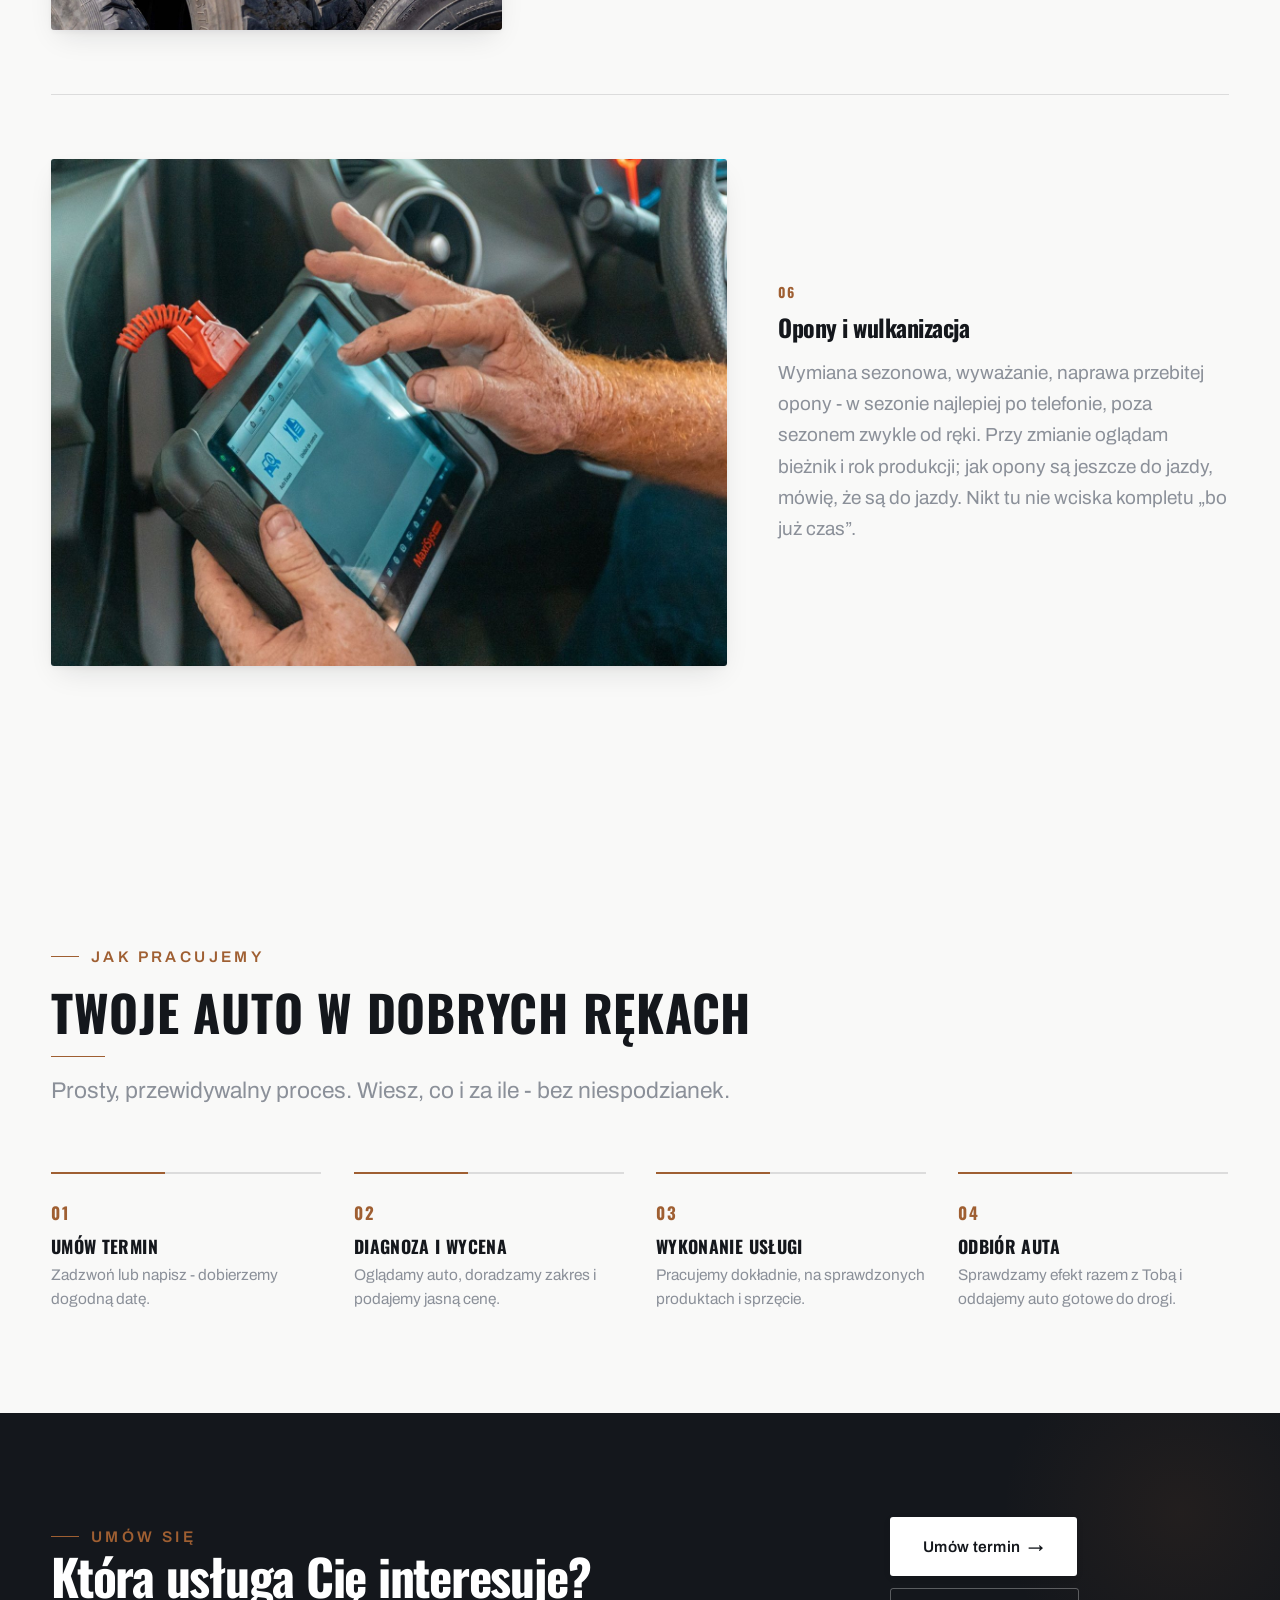
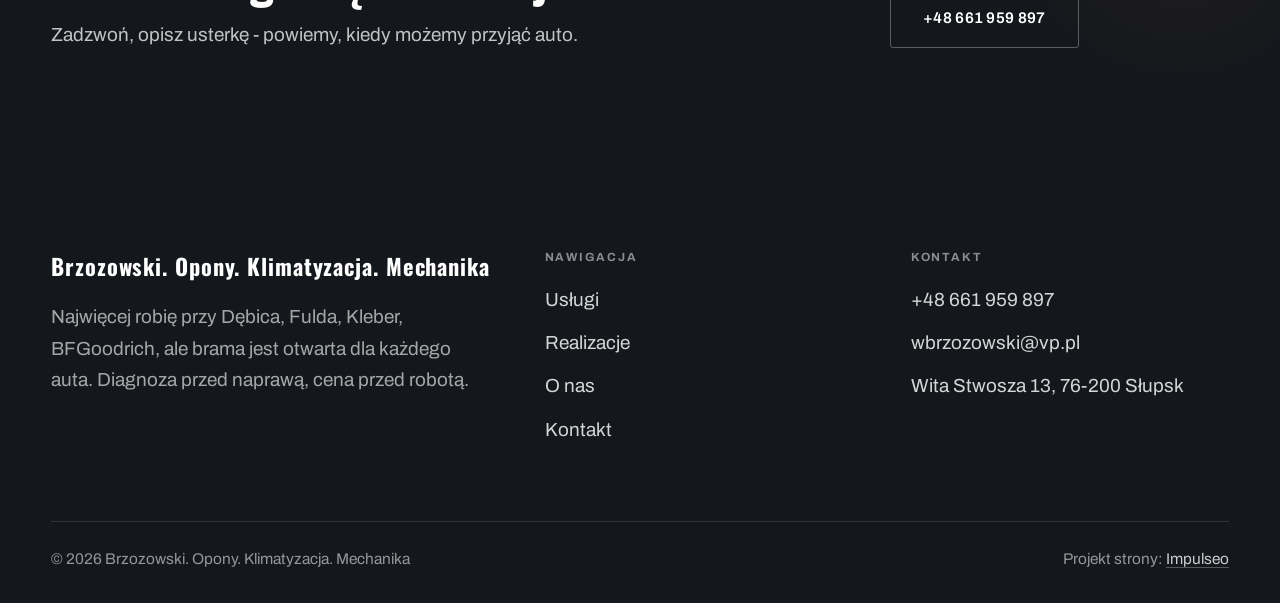
<file: oferta.html>
<!DOCTYPE html>
<html lang="pl">
<head>
<meta name="robots" content="noindex, nofollow">
<meta charset="UTF-8">
<meta name="viewport" content="width=device-width, initial-scale=1.0">
<title>Oferta - Brzozowski. Opony. Klimatyzacja. Mechanika</title>
<meta name="description" content="Mechanik Słupsk - od przeglądu po rozrząd. Cena przed naprawą, gwarancja na robociznę, faktura VAT albo paragon. Zadzwoń: 661 959 897.">
<link rel="preconnect" href="https://fonts.googleapis.com">
<link rel="preconnect" href="https://fonts.gstatic.com" crossorigin>
<link href="https://fonts.googleapis.com/css2?family=Oswald:wght@500;600;700&family=Archivo:wght@400;500;600&display=swap" rel="stylesheet">
<link rel="stylesheet" href="assets/styles.css">
</head>
<body>

<header class="nav">
  <div class="wrap nav-inner">
    <a class="brand" href="index.html"><span class="name">Brzozowski. Opony. Klimatyzacja. Mechanika</span><span class="sub">Słupsk</span></a>
    <nav class="nav-links">
      <a href="oferta.html" class="active">Usługi</a>
      <a href="realizacje.html">Realizacje</a>
      <a href="o-nas.html">O nas</a>
      <a href="kontakt.html">Kontakt</a>
      <a href="kontakt.html" class="btn btn-accent">Umów termin</a>
    </nav>
    <button class="nav-toggle" aria-label="Menu"><span></span><span></span><span></span></button>
  </div>
</header>

<section class="pagehead">
  <img src="img/g1.jpg" alt="Brzozowski. Opony. Klimatyzacja. Mechanika - Co robię">
  <div class="wrap">
    <span class="eyebrow">Oferta</span>
    <h1>Co robię</h1>
  </div>
</section>
<section>
  <div class="wrap">
    <div class="svc-row reveal">
      <div class="svc-row-art"><img src="img/g10.jpg" alt="Przeglądy okresowe" loading="lazy"></div>
      <div>
        <span class="num">01</span>
        <h3>Przeglądy okresowe</h3>
        <p class="muted">Przegląd to u mnie lista punktów, nie rzut oka spod podnośnika. Sprawdzam hamulce, zawieszenie, płyny i to, co lubi siadać w Twoim modelu. Na koniec dostajesz krótką rozpiskę: co zrobione, co pilne, co jeszcze poczeka. Bez dopisywania pozycji na siłę.</p>
      </div>
    </div>
    <div class="svc-row rev reveal">
      <div class="svc-row-art"><img src="img/g11.jpg" alt="Naprawy mechaniczne" loading="lazy"></div>
      <div>
        <span class="num">02</span>
        <h3>Naprawy mechaniczne</h3>
        <p class="muted">Najczęściej na podnośniku stoją u mnie Dębica, Fulda, Kleber, BFGoodrich, więc typowe choroby tych aut znam z hali, nie z forum. Stuki na nierównościach, piski przy hamowaniu, luz na kierownicy - mówię, co jest do zrobienia teraz, a co da się zaplanować na później.</p>
      </div>
    </div>
    <div class="svc-row reveal">
      <div class="svc-row-art"><img src="img/g12.jpg" alt="Wymiana oleju i płynów" loading="lazy"></div>
      <div>
        <span class="num">03</span>
        <h3>Wymiana oleju i płynów</h3>
        <p class="muted">Olej z filtrem robię od ręki, a dobieram go po specyfikacji producenta, nie po promocji w hurtowni. Przy okazji zaglądam na pasek, tarcze i ewentualne wycieki - jak coś widzę, mówię od razu, ale niczego nie wymieniam bez Twojej zgody.</p>
      </div>
    </div>
    <div class="svc-row rev reveal">
      <div class="svc-row-art"><img src="img/g13.jpg" alt="Diagnostyka komputerowa" loading="lazy"></div>
      <div>
        <span class="num">04</span>
        <h3>Diagnostyka komputerowa</h3>
        <p class="muted">Świeci się kontrolka? Podłączam tester, czytam błędy i tłumaczę po ludzku, co znaczą - bez straszenia. Samo skasowanie błędu to zamiatanie pod dywan, więc szukam przyczyny: czujnik, przewód czy coś poważniejszego. Wyjeżdżasz z diagnozą i wyceną, nie z zagadką.</p>
      </div>
    </div>
    <div class="svc-row reveal">
      <div class="svc-row-art"><img src="img/g14.jpg" alt="Klimatyzacja" loading="lazy"></div>
      <div>
        <span class="num">05</span>
        <h3>Klimatyzacja</h3>
        <p class="muted">Serwis klimatyzacji najlepiej robić przed sezonem, nie w pierwszy upał, kiedy dzwoni pół miasta. Oprócz czynnika sprawdzam filtr kabinowy - zapchany potrafi udawać zepsutą klimę i kosztuje ułamek naprawy. Po serwisie w aucie wieje zimnym, a nie stęchlizną.</p>
      </div>
    </div>
    <div class="svc-row rev reveal">
      <div class="svc-row-art"><img src="img/about.jpg" alt="Opony i wulkanizacja" loading="lazy"></div>
      <div>
        <span class="num">06</span>
        <h3>Opony i wulkanizacja</h3>
        <p class="muted">Wymiana sezonowa, wyważanie, naprawa przebitej opony - w sezonie najlepiej po telefonie, poza sezonem zwykle od ręki. Przy zmianie oglądam bieżnik i rok produkcji; jak opony są jeszcze do jazdy, mówię, że są do jazdy. Nikt tu nie wciska kompletu „bo już czas”.</p>
      </div>
    </div>
  </div>
</section>
<section class="auto-proc">
  <div class="wrap">
    <div class="head reveal">
      <span class="eyebrow">Jak pracujemy</span>
      <h2>Twoje auto w dobrych rękach</h2>
      <p>Prosty, przewidywalny proces. Wiesz, co i za ile - bez niespodzianek.</p>
    </div>
    <ol class="auto-proc-row">
      <li class="reveal"><span class="ap-no">01</span><h3>Umów termin</h3><p>Zadzwoń lub napisz - dobierzemy dogodną datę.</p></li>
      <li class="reveal"><span class="ap-no">02</span><h3>Diagnoza i wycena</h3><p>Oglądamy auto, doradzamy zakres i podajemy jasną cenę.</p></li>
      <li class="reveal"><span class="ap-no">03</span><h3>Wykonanie usługi</h3><p>Pracujemy dokładnie, na sprawdzonych produktach i sprzęcie.</p></li>
      <li class="reveal"><span class="ap-no">04</span><h3>Odbiór auta</h3><p>Sprawdzamy efekt razem z Tobą i oddajemy auto gotowe do drogi.</p></li>
    </ol>
  </div>
</section>
<section class="cta">
  <div class="wrap">
    <div class="reveal">
      <span class="eyebrow">Umów się</span>
      <h2>Która usługa Cię interesuje?</h2>
      <p>Zadzwoń, opisz usterkę - powiemy, kiedy możemy przyjąć auto.</p>
    </div>
    <div class="cta-actions reveal">
      <a href="kontakt.html" class="btn btn-light">Umów termin <span class="arr">→</span></a>
      <a href="tel:+48661959897" class="btn btn-ghost" style="color:#fff;border-color:rgba(255,255,255,.3)">+48 661 959 897</a>
    </div>
  </div>
</section>

<footer>
  <div class="wrap">
    <div class="foot-grid">
      <div class="foot-brand">
        <div class="name">Brzozowski. Opony. Klimatyzacja. Mechanika</div>
        <p>Najwięcej robię przy Dębica, Fulda, Kleber, BFGoodrich, ale brama jest otwarta dla każdego auta. Diagnoza przed naprawą, cena przed robotą.</p>
      </div>
      <div class="foot-col">
        <h4>Nawigacja</h4>
        <a href="oferta.html">Usługi</a>
        <a href="realizacje.html">Realizacje</a>
        <a href="o-nas.html">O nas</a>
        <a href="kontakt.html">Kontakt</a>
      </div>
      <div class="foot-col">
        <h4>Kontakt</h4>
        <a href="tel:+48661959897">+48 661 959 897</a>
        <a href="mailto:wbrzozowski@vp.pl">wbrzozowski@vp.pl</a>
        <p>Wita Stwosza 13, 76-200 Słupsk</p>
      </div>
    </div>
    <div class="foot-bot">
      <span>© 2026 Brzozowski. Opony. Klimatyzacja. Mechanika</span>
      <span>Projekt strony: <a class="foot-credit" href="https://impulseo.pl" target="_blank" rel="noopener">Impulseo</a></span>
    </div>
  </div>
</footer>
<div class="sticky-reserve"><a class="sr-book" href="kontakt.html">Umów termin</a><a class="sr-call" href="tel:+48661959897" aria-label="Zadzwoń"><svg class="ico-tel" width="16" height="16" viewBox="0 0 24 24" fill="none" aria-hidden="true"><path d="M6.6 10.8a15.5 15.5 0 0 0 6.6 6.6l2.2-2.2a1 1 0 0 1 1-.24 11.4 11.4 0 0 0 3.6.58 1 1 0 0 1 1 1V20a1 1 0 0 1-1 1A17 17 0 0 1 3 4a1 1 0 0 1 1-1h3.5a1 1 0 0 1 1 1c0 1.25.2 2.46.58 3.6a1 1 0 0 1-.25 1l-2.23 2.2Z" fill="currentColor"/></svg></a></div>

<script src="assets/main.js"></script>
</body>
</html>
</file>
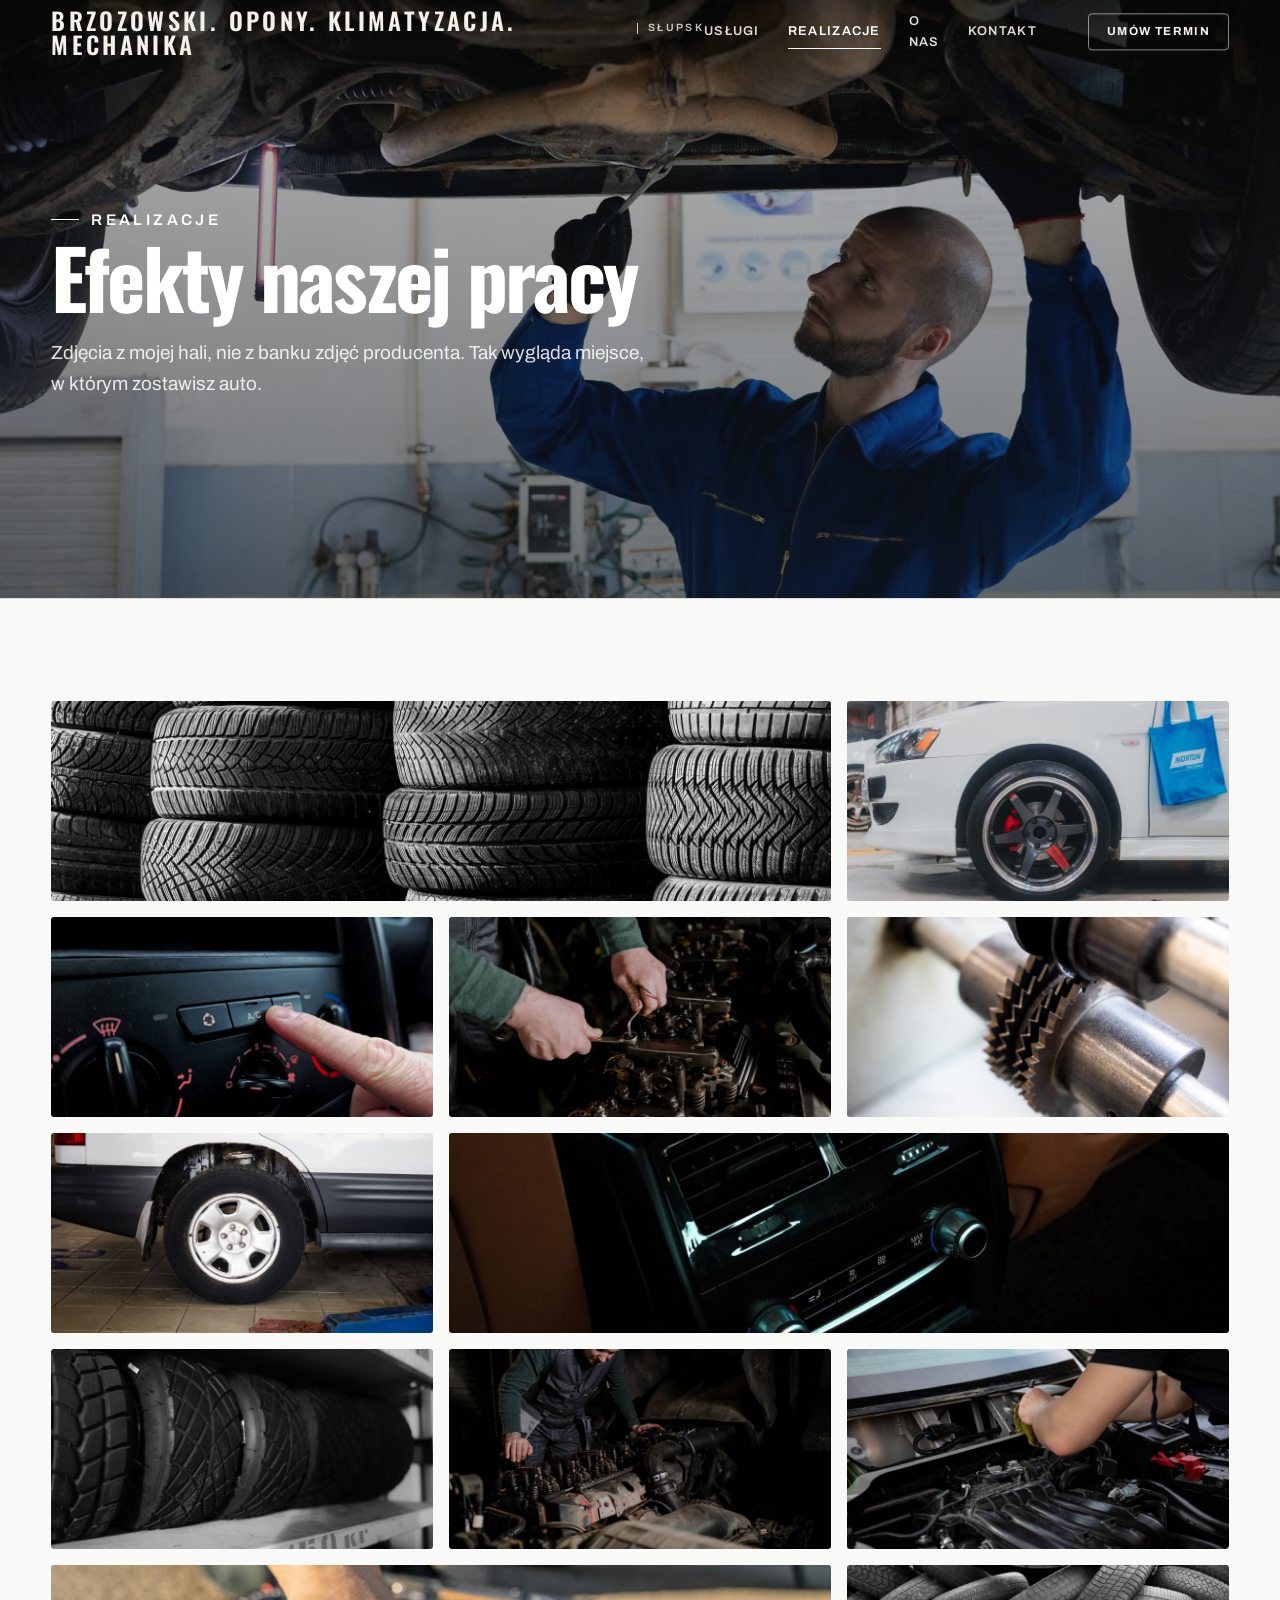
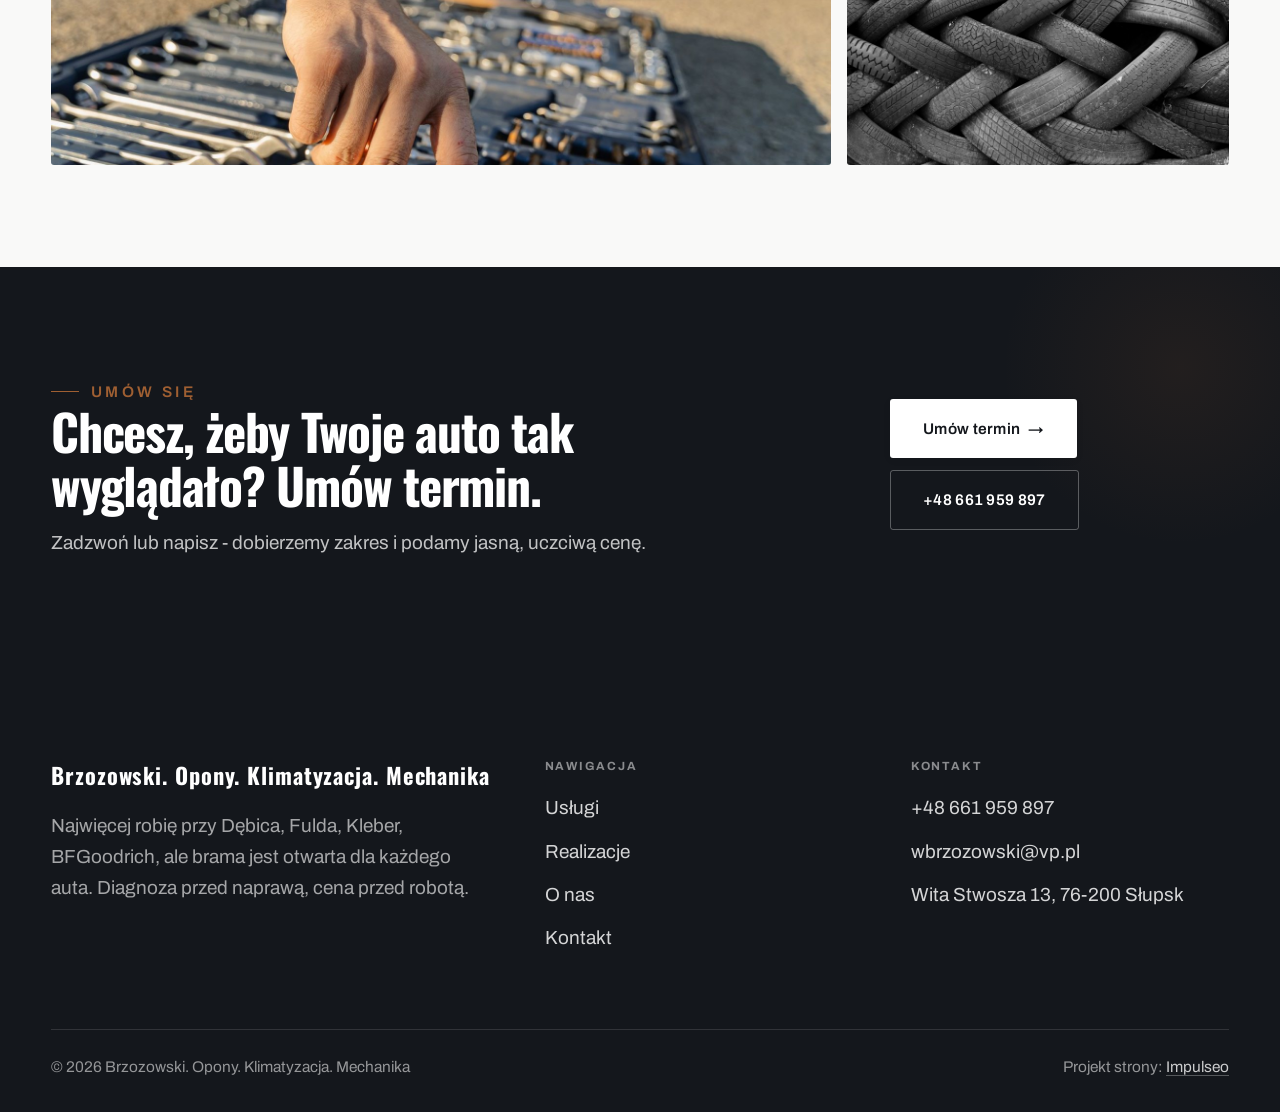
<file: realizacje.html>
<!DOCTYPE html>
<html lang="pl">
<head>
<meta name="robots" content="noindex, nofollow">
<meta charset="UTF-8">
<meta name="viewport" content="width=device-width, initial-scale=1.0">
<title>Realizacje - Brzozowski. Opony. Klimatyzacja. Mechanika</title>
<meta name="description" content="Realizacje Brzozowski. Opony. Klimatyzacja. Mechanika: Hala warsztatu, Wymiana rozrządu, Diagnostyka komputerowa, Serwis klimatyzacji, Wymiana opon">
<link rel="preconnect" href="https://fonts.googleapis.com">
<link rel="preconnect" href="https://fonts.gstatic.com" crossorigin>
<link href="https://fonts.googleapis.com/css2?family=Oswald:wght@500;600;700&family=Archivo:wght@400;500;600&display=swap" rel="stylesheet">
<link rel="stylesheet" href="assets/styles.css">
</head>
<body>

<header class="nav">
  <div class="wrap nav-inner">
    <a class="brand" href="index.html"><span class="name">Brzozowski. Opony. Klimatyzacja. Mechanika</span><span class="sub">Słupsk</span></a>
    <nav class="nav-links">
      <a href="oferta.html">Usługi</a>
      <a href="realizacje.html" class="active">Realizacje</a>
      <a href="o-nas.html">O nas</a>
      <a href="kontakt.html">Kontakt</a>
      <a href="kontakt.html" class="btn btn-accent">Umów termin</a>
    </nav>
    <button class="nav-toggle" aria-label="Menu"><span></span><span></span><span></span></button>
  </div>
</header>

<section class="pagehead">
  <img src="img/g9.jpg" alt="Brzozowski. Opony. Klimatyzacja. Mechanika - Efekty naszej pracy">
  <div class="wrap">
    <span class="eyebrow">Realizacje</span>
    <h1>Efekty naszej pracy</h1>
    <p>Zdjęcia z mojej hali, nie z banku zdjęć producenta. Tak wygląda miejsce, w którym zostawisz auto.</p>
  </div>
</section>
<section>
  <div class="wrap">
    <div class="gallery">
      <div class="tile t-two3 reveal"><img src="img/g1.jpg" alt="Hala warsztatu" loading="lazy"><div class="cap">Hala warsztatu</div></div>
      <div class="tile t-third reveal"><img src="img/g2.jpg" alt="Wymiana rozrządu" loading="lazy"><div class="cap">Wymiana rozrządu</div></div>
      <div class="tile t-third reveal"><img src="img/g3.jpg" alt="Diagnostyka komputerowa" loading="lazy"><div class="cap">Diagnostyka komputerowa</div></div>
      <div class="tile t-third reveal"><img src="img/g4.jpg" alt="Serwis klimatyzacji" loading="lazy"><div class="cap">Serwis klimatyzacji</div></div>
      <div class="tile t-third reveal"><img src="img/g5.jpg" alt="Wymiana opon" loading="lazy"><div class="cap">Wymiana opon</div></div>
      <div class="tile t-third reveal"><img src="img/g6.jpg" alt="Auto gotowe do odbioru" loading="lazy"><div class="cap">Auto gotowe do odbioru</div></div>
      <div class="tile t-two3 reveal"><img src="img/g7.jpg" alt="Brzozowski. Opony. Klimatyzacja. Mechanika" loading="lazy"></div>
      <div class="tile t-third reveal"><img src="img/g8.jpg" alt="Brzozowski. Opony. Klimatyzacja. Mechanika" loading="lazy"></div>
      <div class="tile t-third reveal"><img src="img/g10.jpg" alt="Brzozowski. Opony. Klimatyzacja. Mechanika" loading="lazy"></div>
      <div class="tile t-third reveal"><img src="img/g11.jpg" alt="Brzozowski. Opony. Klimatyzacja. Mechanika" loading="lazy"></div>
      <div class="tile t-two3 reveal"><img src="img/g12.jpg" alt="Brzozowski. Opony. Klimatyzacja. Mechanika" loading="lazy"></div>
      <div class="tile t-third reveal"><img src="img/g13.jpg" alt="Brzozowski. Opony. Klimatyzacja. Mechanika" loading="lazy"></div>
    </div>
  </div>
</section>
<section class="cta">
  <div class="wrap">
    <div class="reveal">
      <span class="eyebrow">Umów się</span>
      <h2>Chcesz, żeby Twoje auto tak wyglądało? Umów termin.</h2>
      <p>Zadzwoń lub napisz - dobierzemy zakres i podamy jasną, uczciwą cenę.</p>
    </div>
    <div class="cta-actions reveal">
      <a href="kontakt.html" class="btn btn-light">Umów termin <span class="arr">→</span></a>
      <a href="tel:+48661959897" class="btn btn-ghost" style="color:#fff;border-color:rgba(255,255,255,.3)">+48 661 959 897</a>
    </div>
  </div>
</section>

<footer>
  <div class="wrap">
    <div class="foot-grid">
      <div class="foot-brand">
        <div class="name">Brzozowski. Opony. Klimatyzacja. Mechanika</div>
        <p>Najwięcej robię przy Dębica, Fulda, Kleber, BFGoodrich, ale brama jest otwarta dla każdego auta. Diagnoza przed naprawą, cena przed robotą.</p>
      </div>
      <div class="foot-col">
        <h4>Nawigacja</h4>
        <a href="oferta.html">Usługi</a>
        <a href="realizacje.html">Realizacje</a>
        <a href="o-nas.html">O nas</a>
        <a href="kontakt.html">Kontakt</a>
      </div>
      <div class="foot-col">
        <h4>Kontakt</h4>
        <a href="tel:+48661959897">+48 661 959 897</a>
        <a href="mailto:wbrzozowski@vp.pl">wbrzozowski@vp.pl</a>
        <p>Wita Stwosza 13, 76-200 Słupsk</p>
      </div>
    </div>
    <div class="foot-bot">
      <span>© 2026 Brzozowski. Opony. Klimatyzacja. Mechanika</span>
      <span>Projekt strony: <a class="foot-credit" href="https://impulseo.pl" target="_blank" rel="noopener">Impulseo</a></span>
    </div>
  </div>
</footer>
<div class="sticky-reserve"><a class="sr-book" href="kontakt.html">Umów termin</a><a class="sr-call" href="tel:+48661959897" aria-label="Zadzwoń"><svg class="ico-tel" width="16" height="16" viewBox="0 0 24 24" fill="none" aria-hidden="true"><path d="M6.6 10.8a15.5 15.5 0 0 0 6.6 6.6l2.2-2.2a1 1 0 0 1 1-.24 11.4 11.4 0 0 0 3.6.58 1 1 0 0 1 1 1V20a1 1 0 0 1-1 1A17 17 0 0 1 3 4a1 1 0 0 1 1-1h3.5a1 1 0 0 1 1 1c0 1.25.2 2.46.58 3.6a1 1 0 0 1-.25 1l-2.23 2.2Z" fill="currentColor"/></svg></a></div>

<script src="assets/main.js"></script>
</body>
</html>
</file>
<file: assets/styles.css>
/* ============================================================
   STOLBASZ — premium, architektoniczny B2B fit-out
   Jasna paleta, zero brązu. System wg premium-web-craft.
   Projekt strony: Impulseo (impulseo.pl)
   ============================================================ */

:root{
  /* PALETA — jasna, architektoniczna, chłodna */
  --paper:#f4f5f7;          /* główne tło */
  --paper-2:#e7e9ee;        /* sekcje alternatywne (chłodny jasny szary) */
  --paper-3:#e7e9ee;        /* delikatne wypełnienia */
  --ink:#14171c;            /* tekst główny — chłodny grafit */
  --ink-soft:#1f242c;       /* nagłówki drugorzędne */
  --muted:#8b9099;          /* tekst poboczny */
  --line:rgba(20,23,28,.12);/* hairline */
  --accent:#c8a04a;         /* stonowany petrol-slate — jedyny akcent */
  --accent-d:#9a7a31;
  --accent-soft:rgba(200,160,74,.10);
  --dark:#14171c;           /* sekcje ciemne (stopka/CTA) */

  /* ODSTĘPY — skala 4/8 */
  --space-1:4px; --space-2:8px; --space-3:12px; --space-4:16px; --space-5:24px;
  --space-6:32px; --space-7:48px; --space-8:64px; --space-9:96px; --space-10:128px;

  /* TYPOGRAFIA — fluid clamp() (skala podbita 16.07.2026: większe, czytelniejsze litery — uwaga Adama) */
  --text-sm:clamp(.9rem,.87rem + .12vw,1rem);
  --text-base:clamp(1.08rem,1.04rem + .18vw,1.2rem);
  --text-lg:clamp(1.24rem,1.15rem + .34vw,1.44rem);
  --text-h3:clamp(1.34rem,1.22rem + .55vw,1.66rem);
  --text-h2:clamp(2.1rem,1.66rem + 2.1vw,3.1rem);
  --text-h1:clamp(2.9rem,2.1rem + 4vw,5.1rem);

  /* PROMIENIE — architektoniczne, raczej ostre */
  --r-sm:3px; --r-md:6px; --r-lg:10px;

  /* RUCH */
  --ease:cubic-bezier(.25,.46,.45,.94); --dur:.24s;

  /* CIENIE — miękkie, warstwowe */
  --sh-sm:0 1px 2px rgba(16,24,32,.04), 0 2px 8px rgba(16,24,32,.05);
  --sh-md:0 2px 6px rgba(16,24,32,.05), 0 12px 28px -8px rgba(16,24,32,.12);
  --sh-lg:0 6px 14px rgba(16,24,32,.07), 0 26px 56px -18px rgba(16,24,32,.22);

  --hairline:1px solid var(--line);

  --font-display:'Oswald','Archivo',sans-serif;
  --font-body:'Archivo',sans-serif;
}

*{box-sizing:border-box;margin:0;padding:0}
html{scroll-behavior:smooth}
body{
  font-family:var(--font-body);
  font-size:var(--text-base);
  line-height:1.65;
  color:var(--ink);
  background:var(--paper);
  -webkit-font-smoothing:antialiased;
  text-rendering:optimizeLegibility;
}
img{max-width:100%;display:block}
a{color:inherit;text-decoration:none}

.wrap{width:min(92%,1180px);margin-inline:auto}
section{padding-block:clamp(52px,6.5vw,96px)}

h1,h2,h3{font-family:var(--font-display);font-weight:700;line-height:1.08;letter-spacing:-.02em;color:var(--ink)}
h1{font-size:var(--text-h1);letter-spacing:-.035em}
h2{font-size:var(--text-h2);letter-spacing:-.025em}
h3{font-size:var(--text-h3)}
p{max-width:65ch}

.eyebrow{
  font-family:var(--font-body);
  font-size:var(--text-sm);
  font-weight:600;
  letter-spacing:.18em;
  text-transform:uppercase;
  color:var(--accent);
  display:inline-flex;align-items:center;gap:var(--space-3);
}
.eyebrow::before{content:"";width:28px;height:1px;background:var(--accent);display:inline-block}

.muted{color:var(--muted)}
.lead{font-size:var(--text-lg);line-height:1.55;color:var(--ink-soft);max-width:50ch}

/* ---------- BUTTONS ---------- */
.btn{
  display:inline-flex;align-items:center;gap:var(--space-2);
  font-weight:600;font-size:var(--text-sm);letter-spacing:.02em;
  padding:var(--space-4) var(--space-6);
  border-radius:var(--r-sm);
  transition:transform var(--dur) var(--ease),box-shadow var(--dur) var(--ease),background var(--dur) var(--ease);
  cursor:pointer;border:1px solid transparent;
}
.btn-accent{background:var(--accent);color:#fff;box-shadow:var(--sh-sm)}
.btn-accent:hover{background:var(--accent-d);transform:translateY(-2px);box-shadow:var(--sh-md)}
.btn-accent:active{transform:translateY(0);box-shadow:var(--sh-sm)}
.btn-ghost{background:transparent;color:var(--ink);border-color:var(--line)}
.btn-ghost:hover{border-color:var(--accent);color:var(--accent);transform:translateY(-2px)}
.btn-light{background:#fff;color:var(--ink);box-shadow:var(--sh-sm)}
.btn-light:hover{transform:translateY(-2px);box-shadow:var(--sh-md)}
.btn .arr{transition:transform var(--dur) var(--ease)}
.btn:hover .arr{transform:translateX(4px)}

/* ---------- NAV ---------- */
.nav{
  position:sticky;top:0;z-index:50;
  background:color-mix(in srgb,var(--paper) 88%,transparent);
  backdrop-filter:saturate(140%) blur(10px);
  border-bottom:var(--hairline);
}
.nav-inner{display:flex;align-items:center;justify-content:space-between;height:72px}
.brand{display:flex;flex-direction:column;line-height:1}
.brand .name{font-family:var(--font-display);font-weight:800;font-size:1.35rem;letter-spacing:.04em}
.brand .sub{font-size:.62rem;letter-spacing:.34em;text-transform:uppercase;color:var(--muted);margin-top:5px}
.nav-links{display:flex;align-items:center;gap:var(--space-6)}
.nav-links a{font-size:var(--text-sm);font-weight:500;color:var(--ink-soft);position:relative;padding-block:4px;transition:color var(--dur) var(--ease)}
.nav-links a::after{content:"";position:absolute;left:0;bottom:0;width:0;height:1.5px;background:var(--accent);transition:width var(--dur) var(--ease)}
.nav-links a:hover,.nav-links a.active{color:var(--ink)}
.nav-links a:hover::after,.nav-links a.active::after{width:100%}
.nav-links .btn{padding:var(--space-2) var(--space-5)}
/* przyciski w nav: właściwy kolor (przebij .nav-links a) + bez podkreślenia */
.nav-links a.btn-accent{color:#fff}
.nav-links a.btn-ghost,.nav-links a.btn-light{color:var(--ink)}
.nav-links a.btn::after{display:none}
.nav-toggle{display:none;background:none;border:none;cursor:pointer;flex-direction:column;gap:5px;padding:8px}
.nav-toggle span{width:24px;height:2px;background:var(--ink);transition:var(--dur)}

/* ---------- HERO (split) ---------- */
.hero{position:relative;overflow:hidden;border-bottom:var(--hairline)}
.hero-grid{display:grid;grid-template-columns:1.05fr .95fr;gap:clamp(24px,4vw,60px);align-items:center;
  padding-block:clamp(36px,4.5vw,64px)}
.hero-copy .eyebrow{margin-bottom:var(--space-5)}
.hero-copy h1{margin-bottom:var(--space-5)}
.hero-copy .lead{margin-bottom:var(--space-7)}
.hero-actions{display:flex;flex-wrap:wrap;gap:var(--space-4)}
.hero-art{position:relative;aspect-ratio:4/3;border-radius:var(--r-lg);overflow:hidden;box-shadow:var(--sh-lg)}
.hero-art img{width:100%;height:100%;object-fit:cover}
.hero-art::after{content:"";position:absolute;inset:0;background:linear-gradient(180deg,transparent 55%,rgba(18,24,28,.28))}
.hero-badge{position:absolute;left:var(--space-5);bottom:var(--space-5);z-index:2;
  background:rgba(252,252,251,.94);backdrop-filter:blur(4px);
  border-radius:var(--r-md);padding:var(--space-4) var(--space-5);box-shadow:var(--sh-md);max-width:78%}
.hero-badge strong{display:block;font-family:var(--font-display);font-size:1rem;letter-spacing:-.01em}
.hero-badge span{font-size:var(--text-sm);color:var(--muted)}

/* ---------- HERO duży / kinowy (strona główna) ---------- */
.hero-cine{position:relative;min-height:clamp(560px,82vh,840px);min-height:clamp(560px,82svh,840px);display:flex;align-items:center;overflow:hidden;border-bottom:var(--hairline)}
.hero-cine>img{position:absolute;inset:0;width:100%;height:100%;object-fit:cover;z-index:0}
.hero-cine::after{content:"";position:absolute;inset:0;z-index:1;
  background:linear-gradient(95deg,rgba(13,18,23,.86) 0%,rgba(13,18,23,.64) 32%,rgba(13,18,23,.24) 62%,rgba(13,18,23,.04) 100%)}
.hero-cine .wrap{position:relative;z-index:2;padding-block:var(--space-8)}
.hero-cine .hero-copy{max-width:660px}
.hero-cine .eyebrow{color:#fff;margin-bottom:var(--space-5)}
.hero-cine .eyebrow::before{background:#fff}
.hero-cine h1{color:#fff;margin-bottom:var(--space-5);font-size:clamp(2.9rem,2rem + 4.4vw,5.2rem)}
.hero-cine .lead{color:rgba(255,255,255,.92);max-width:48ch;margin-bottom:var(--space-7)}
.hero-cine .hero-actions{display:flex;flex-wrap:wrap;gap:var(--space-4)}
@media(max-width:680px){
  .hero-cine{min-height:clamp(520px,76vh,640px);min-height:clamp(520px,76svh,640px);align-items:flex-end}
  .hero-cine::after{background:linear-gradient(0deg,rgba(13,18,23,.9) 6%,rgba(13,18,23,.45) 55%,rgba(13,18,23,.25) 100%)}
  .hero-cine .wrap{padding-bottom:var(--space-9)}
}

/* full-bleed hero variant (podstrony) */
.pagehead{position:relative;min-height:46vh;min-height:46svh;display:flex;align-items:flex-end;overflow:hidden;border-bottom:var(--hairline)}
.pagehead img{position:absolute;inset:0;width:100%;height:100%;object-fit:cover}
.pagehead::after{content:"";position:absolute;inset:0;background:linear-gradient(180deg,rgba(18,24,28,.25),rgba(18,24,28,.62))}
.pagehead .wrap{position:relative;z-index:2;padding-block:var(--space-9);color:#fff}
.pagehead h1{color:#fff;max-width:18ch}
.pagehead .eyebrow{color:#fff}
.pagehead .eyebrow::before{background:#fff}
.pagehead p{color:rgba(255,255,255,.86);margin-top:var(--space-4);max-width:54ch}

/* ---------- STRIP (pasek skrótów / liczby) ---------- */
.strip{background:var(--dark);color:#fff}
.strip .wrap{display:grid;grid-template-columns:repeat(4,1fr);gap:var(--space-6);padding-block:var(--space-8)}
.strip .item .k{font-family:var(--font-display);font-size:clamp(1.6rem,1.2rem + 1.4vw,2.4rem);font-weight:800;letter-spacing:-.02em;color:#fff}
.strip .item .v{font-size:var(--text-sm);color:rgba(255,255,255,.66);margin-top:var(--space-2);line-height:1.45}
.strip .item{border-left:2px solid var(--accent);padding-left:var(--space-5)}

/* ---------- SECTION HEAD ---------- */
.head{max-width:48rem;margin-bottom:var(--space-8)}
.head.center{margin-inline:auto;text-align:center}
.head .eyebrow{margin-bottom:var(--space-4)}
.head h2{margin-bottom:var(--space-4)}
.head p{color:var(--muted);font-size:var(--text-lg);line-height:1.55}
.head.center p{margin-inline:auto}

/* ---------- INTRO SPLIT ---------- */
.split{display:grid;grid-template-columns:.92fr 1.08fr;gap:clamp(28px,5vw,80px);align-items:center}
.split.rev{grid-template-columns:1.08fr .92fr}
.split.rev .split-art{order:-1}
.split-art{position:relative;aspect-ratio:5/4;border-radius:var(--r-lg);overflow:hidden;box-shadow:var(--sh-lg)}
.split-art img{width:100%;height:100%;object-fit:cover}
.split-copy h2{margin-bottom:var(--space-5)}
.split-copy p+p{margin-top:var(--space-4)}
.split-copy .btn{margin-top:var(--space-6)}

/* ---------- SERVICES (zakres) ---------- */
.svc-grid{display:grid;grid-template-columns:repeat(auto-fit,minmax(280px,1fr));gap:var(--space-5)}
.svc{background:#fff;border:var(--hairline);border-radius:var(--r-md);padding:var(--space-7) var(--space-6);
  transition:transform var(--dur) var(--ease),box-shadow var(--dur) var(--ease),border-color var(--dur) var(--ease);
  position:relative;overflow:hidden}
.svc::before{content:"";position:absolute;left:0;top:0;width:3px;height:0;background:var(--accent);transition:height var(--dur) var(--ease)}
.svc:hover{transform:translateY(-4px);box-shadow:var(--sh-md);border-color:transparent}
.svc:hover::before{height:100%}
.svc .ic{font-family:var(--font-display);font-size:.8rem;font-weight:700;letter-spacing:.12em;color:var(--accent);margin-bottom:var(--space-4)}
.svc h3{margin-bottom:var(--space-3);font-size:1.22rem}
.svc p{color:var(--muted);font-size:var(--text-base);line-height:1.6}

/* big detailed service rows */
.svc-row{display:grid;grid-template-columns:.8fr 1.2fr;gap:clamp(20px,4vw,60px);align-items:center;padding-block:var(--space-8)}
.svc-row+.svc-row{border-top:var(--hairline)}
.svc-row.rev{grid-template-columns:1.2fr .8fr}
.svc-row.rev .svc-row-art{order:-1}
.svc-row-art{aspect-ratio:4/3;border-radius:var(--r-md);overflow:hidden;box-shadow:var(--sh-md)}
.svc-row-art img{width:100%;height:100%;object-fit:cover}
.svc-row h3{font-size:1.5rem;margin-bottom:var(--space-4)}
.svc-row .num{font-family:var(--font-display);font-size:.85rem;font-weight:700;letter-spacing:.14em;color:var(--accent);display:block;margin-bottom:var(--space-3)}
.svc-row ul{list-style:none;margin-top:var(--space-4);display:flex;flex-direction:column;gap:var(--space-2)}
.svc-row li{position:relative;padding-left:var(--space-5);color:var(--muted);font-size:var(--text-base)}
.svc-row li::before{content:"";position:absolute;left:0;top:.62em;width:8px;height:1px;background:var(--accent)}

/* ---------- GALLERY (realizacje) ---------- */
.gallery{display:grid;grid-template-columns:repeat(12,1fr);gap:var(--space-4);grid-auto-rows:200px}
/* GALERIA MASONRY — pionowe zdjęcia (portrety beauty/wellness) bez przycinania: kolumny, height auto */
.gallery-masonry{column-count:3;column-gap:var(--space-4)}
@media(max-width:900px){.gallery-masonry{column-count:2}}
@media(max-width:560px){.gallery-masonry{column-count:1}}
.gallery-masonry .m-tile{break-inside:avoid;margin:0 0 var(--space-4);padding:0;position:relative;overflow:hidden;border-radius:var(--r-md);border:1px solid var(--line)}
.gallery-masonry .m-tile img{width:100%;height:auto;display:block}
.gallery-masonry .m-tile .cap{position:absolute;left:0;right:0;bottom:0;padding:var(--space-4);color:#fff;background:linear-gradient(0deg,rgba(0,0,0,.55),transparent);font-size:var(--text-sm)}
.gallery-masonry .m-tile .cap small{display:block;font-weight:400;opacity:.78;letter-spacing:.04em;text-transform:uppercase;font-size:.66rem;margin-top:3px}
.tile{position:relative;overflow:hidden;border-radius:var(--r-md);box-shadow:var(--sh-sm);
  transition:transform var(--dur) var(--ease),box-shadow var(--dur) var(--ease)}
.tile img{width:100%;height:100%;object-fit:cover;transition:transform .6s var(--ease)}
.tile:hover{box-shadow:var(--sh-md)}
.tile:hover img{transform:scale(1.05)}
.tile .cap{position:absolute;left:0;right:0;bottom:0;padding:var(--space-5) var(--space-4) var(--space-4);
  background:linear-gradient(transparent,rgba(18,24,28,.78));color:#fff;
  font-size:var(--text-sm);font-weight:600;letter-spacing:.01em;
  opacity:0;transform:translateY(8px);transition:var(--dur) var(--ease)}
.tile:hover .cap{opacity:1;transform:translateY(0)}
.tile .cap small{display:block;font-weight:400;opacity:.78;letter-spacing:.04em;text-transform:uppercase;font-size:.66rem;margin-top:3px}
/* bento spans */
.t-wide{grid-column:span 6}
.t-tall{grid-column:span 6;grid-row:span 2}
.t-std{grid-column:span 6}
.t-third{grid-column:span 4}
.t-two3{grid-column:span 8}

/* ---------- TRUST / WIARYGODNOŚĆ ---------- */
.trust{background:var(--paper-2)}
.trust-grid{display:grid;grid-template-columns:repeat(auto-fit,minmax(240px,1fr));gap:var(--space-5);margin-top:var(--space-7)}
.trust-card{background:#fff;border-radius:var(--r-md);padding:var(--space-7) var(--space-6);box-shadow:var(--sh-sm);border-top:3px solid var(--accent)}
.trust-card .big{font-family:var(--font-display);font-size:clamp(1.8rem,1.3rem + 1.6vw,2.6rem);font-weight:800;letter-spacing:-.02em;color:var(--ink);line-height:1}
.trust-card h3{font-size:1.12rem;margin:var(--space-3) 0 var(--space-2)}
.trust-card p{color:var(--muted);font-size:var(--text-base);line-height:1.55}

/* ---------- CTA band ---------- */
.cta{background:var(--dark);color:#fff;position:relative;overflow:hidden}
.cta .wrap{display:grid;grid-template-columns:1.4fr .6fr;gap:var(--space-7);align-items:center;position:relative;z-index:2}
.cta h2{color:#fff;max-width:20ch}
.cta p{color:rgba(255,255,255,.74);margin-top:var(--space-4)}
.cta-actions{display:flex;flex-direction:column;gap:var(--space-3);align-items:flex-start}
.cta::before{content:"";position:absolute;right:-80px;top:-80px;width:360px;height:360px;border-radius:50%;
  background:radial-gradient(circle,var(--accent-soft),transparent 70%)}

/* ---------- CONTACT ---------- */
.contact-grid{display:grid;grid-template-columns:.85fr 1.15fr;gap:clamp(28px,4vw,56px);align-items:start}
.info-list{display:flex;flex-direction:column;gap:var(--space-2)}
.info-row{display:flex;gap:var(--space-4);align-items:flex-start;padding-block:var(--space-4);border-bottom:var(--hairline)}
.info-row .ic{flex:none;width:42px;height:42px;display:grid;place-items:center;border-radius:50%;
  background:var(--accent-soft);color:var(--accent);font-size:1.05rem}
.info-row .lbl{font-size:.72rem;letter-spacing:.14em;text-transform:uppercase;color:var(--muted)}
.info-row .val{font-weight:600;font-size:var(--text-base);margin-top:2px}
.info-row a.val:hover{color:var(--accent)}
.map{border:none;border-radius:var(--r-lg);box-shadow:var(--sh-md);width:100%;height:100%;min-height:380px;filter:grayscale(.2) contrast(1.02)}
.form{background:#fff;border:var(--hairline);border-radius:var(--r-lg);padding:clamp(24px,3vw,40px);box-shadow:var(--sh-sm)}
.form .fld{margin-bottom:var(--space-5)}
.form label{display:block;font-size:var(--text-sm);font-weight:600;margin-bottom:var(--space-2)}
.form input,.form textarea{width:100%;font-family:inherit;font-size:var(--text-base);color:var(--ink);
  padding:var(--space-4);border:var(--hairline);border-radius:var(--r-sm);background:var(--paper);transition:border-color var(--dur)}
.form input:focus,.form textarea:focus{outline:none;border-color:var(--accent);background:#fff}
.form textarea{resize:vertical;min-height:120px}
.form .note{font-size:var(--text-sm);color:var(--muted);margin-top:var(--space-3)}

/* ---------- FOOTER ---------- */
footer{background:var(--dark);color:#fff;padding-block:var(--space-9) var(--space-6)}
.foot-grid{display:grid;grid-template-columns:1.4fr 1fr 1fr;gap:var(--space-7);margin-bottom:var(--space-8)}
.foot-brand .name{font-family:var(--font-display);font-weight:800;font-size:1.4rem;letter-spacing:.04em}
.foot-brand p{color:rgba(255,255,255,.62);margin-top:var(--space-4);font-size:var(--text-base);max-width:38ch}
.foot-col h4{font-size:.74rem;letter-spacing:.16em;text-transform:uppercase;color:rgba(255,255,255,.5);margin-bottom:var(--space-4)}
.foot-col a,.foot-col p{display:block;color:rgba(255,255,255,.82);font-size:var(--text-base);margin-bottom:var(--space-3)}
.foot-col a:hover{color:#fff}
.foot-bot{border-top:1px solid rgba(255,255,255,.12);padding-top:var(--space-5);display:flex;justify-content:space-between;flex-wrap:wrap;gap:var(--space-3);
  font-size:var(--text-sm);color:rgba(255,255,255,.55)}
.foot-bot a:hover{color:#fff}

/* ---------- REVEAL ---------- */
.reveal{opacity:0;transform:translateY(22px);transition:opacity .6s var(--ease),transform .6s var(--ease)}
.reveal.in{opacity:1;transform:none}

/* ---------- RESPONSIVE ---------- */
@media(max-width:920px){
  .hero-grid,.split,.split.rev,.svc-row,.svc-row.rev,.cta .wrap,.contact-grid,.foot-grid{grid-template-columns:1fr}
  .split.rev .split-art,.svc-row.rev .svc-row-art{order:0}
  .hero-art{aspect-ratio:16/10;max-height:420px}
  .strip .wrap{grid-template-columns:repeat(2,1fr);gap:var(--space-7)}
  .gallery{grid-auto-rows:180px}
  .t-wide,.t-tall,.t-std,.t-third,.t-two3{grid-column:span 6}
  .t-tall{grid-row:span 1}
  .cta-actions{flex-direction:row;flex-wrap:wrap}
  .foot-grid{gap:var(--space-6)}
}
@media(max-width:680px){
  .nav-links{position:fixed;inset:72px 0 auto 0;background:var(--paper);flex-direction:column;align-items:stretch;
    gap:0;padding:var(--space-4) 6%;border-bottom:var(--hairline);box-shadow:var(--sh-md);
    transform:translateY(-120%);transition:transform var(--dur) var(--ease)}
  .nav-links.open{transform:translateY(0)}
  .nav-links a{padding-block:var(--space-4);border-bottom:var(--hairline)}
  .nav-links .btn{margin-top:var(--space-3);justify-content:center}
  .nav-toggle{display:flex}
  .strip .wrap{grid-template-columns:1fr}
  .gallery{grid-template-columns:repeat(6,1fr)}
  .foot-grid{grid-template-columns:1fr}
}
@media(prefers-reduced-motion:reduce){
  *{animation-duration:.01ms!important;transition:none!important}
  .reveal{opacity:1!important;transform:none!important}
  html{scroll-behavior:auto}
}

/* ============================================================
   PREMIUM LAYER — destylat deep-researchu branż (anty-AI, spokój).
   Zmienne STOLBASZ (--accent/--ink/--paper/--line/--dark). Ruch ledwo
   zauważalny, krzywa cubic-bezier(.16,.84,.44,1); prefers-reduced-motion
   pokryte blanketem wyżej. Karty hairline zamiast cieni = #1 sygnał „nie-AI".
   ============================================================ */

/* więcej oddechu między sekcjami (liderzy: 110-130px) */
section{padding-block:clamp(64px,8vw,128px)}

/* 1) Aksamitny reveal — dłuższa, miękka krzywa zamiast „skoku" */
.reveal{transition:opacity .9s cubic-bezier(.16,.84,.44,1),transform .9s cubic-bezier(.16,.84,.44,1);will-change:opacity,transform}
/* stagger TYLKO w galerii (tam pozycja = porządek dzieci) */
.gallery .reveal:nth-child(2){transition-delay:.07s}
.gallery .reveal:nth-child(3){transition-delay:.14s}
.gallery .reveal:nth-child(4){transition-delay:.21s}
.gallery .reveal:nth-child(5){transition-delay:.28s}
.gallery .reveal:nth-child(6){transition-delay:.35s}

/* 2) Hero STATYCZNY na .hero-cine — Ken Burns CAŁKIEM WYŁĄCZONY 26.06 (3. zgłoszenie Szymona).
   GENEZA: animowanie scale na <img> hero z teksturami (cegły/framugi) re-samplinguje obraz
   klatka po klatce → na części ekranów drobne drganie/shimmer = „heroshot się trzęsie".
   translateY usunięto wcześniej, scale-only + will-change/GPU NIE wystarczyły do GWARANCJI gładkości.
   Krzysztof zażądał pewności („make sure, że błąd się nie pojawi") > efekt. Zero animacji = 0% drgania.
   Delikatny zoom zostaje TYLKO w pełnoekranowych hero gastro/studio (hg-bg/hs-bg — tło, inny
   mechanizm, chwalone, nigdy nie zgłaszane). NIE wracać do KB na .hero-cine bez realnego testu
   na sprzęcie klienta — to ryzyko regresji „trzęsienia”. */
/* BEZPIECZNY "wow" na hero = jednorazowy FADE-IN (opacity), nie zoom.
   opacity nie dotyka bitmapy → gładkie na KAŻDYM zdjęciu/ekranie/GPU, zero ryzyka migotania.
   Geometryczny ruch (scale/translate) na .hero-cine jest ZAKAZANY (bramka pilnuje). */
@keyframes heroFade{from{opacity:0}to{opacity:1}}
.hero-cine>img{transform:none;animation:heroFade 1.1s ease-out both}

/* 3) Akcentowy hairline pod nagłówkiem sekcji, który „rysuje się" przy wejściu */
.head h2{position:relative;padding-bottom:18px}
.head h2::after{content:"";position:absolute;left:0;bottom:0;height:1px;width:0;background:var(--accent);transition:width 1s cubic-bezier(.16,.84,.44,1) .15s}
.head.center h2::after{left:50%;transform:translateX(-50%)}
.head.reveal.in h2::after,.head.center.reveal.in h2::after{width:54px}

/* 4) Karty HAIRLINE zamiast cieni/zaokrągleń (najmocniejszy anty-AI detal) */
.svc{background:transparent;border:1px solid var(--line);border-radius:var(--r-sm);box-shadow:none}
.svc:hover{box-shadow:none;border-color:var(--accent);transform:translateY(-3px)}
.trust-card{background:transparent;box-shadow:none;border:1px solid var(--line);border-top:2px solid var(--accent);border-radius:var(--r-sm)}
.tile{box-shadow:none;border-radius:var(--r-sm)}
.tile:hover{box-shadow:none}

/* 5) Sticky-nav kondensuje się po przewinięciu (sygnał dopracowania) */
.nav{transition:box-shadow .4s ease,background .4s ease}
.nav.is-stuck{box-shadow:0 1px 0 var(--line),0 14px 30px -24px rgba(0,0,0,.45)}
.nav-inner{transition:height .35s var(--ease)}
.nav.is-stuck .nav-inner{height:60px}

/* 6) MANIFESTO — pełnoekranowy cytat-bohater (zastępuje generyczne „Dlaczego my") */
.manifesto{background:var(--paper-2);text-align:center}
.manifesto .wrap{max-width:60rem}
.manifesto p{font-family:var(--font-display);font-style:italic;font-size:clamp(1.6rem,1rem + 2.4vw,2.8rem);line-height:1.32;color:var(--ink-soft);margin-inline:auto;max-width:26ch;position:relative;padding-top:var(--space-8)}
.manifesto p::before{content:"";position:absolute;top:0;left:50%;transform:translateX(-50%);width:54px;height:1px;background:var(--accent)}
.manifesto p span{color:var(--accent);font-style:italic}

/* 7) GATEWAYS — 3 duże bramy-zdjęcia (zamiast paska menu usług) */
.gateways{display:grid;grid-template-columns:repeat(3,1fr);gap:var(--space-4)}
.gateway{position:relative;aspect-ratio:3/4;overflow:hidden;border-radius:var(--r-sm);display:block}
.gateway img{width:100%;height:100%;object-fit:cover;transition:transform .8s var(--ease),filter .5s var(--ease)}
.gateway::after{content:"";position:absolute;inset:0;background:linear-gradient(180deg,transparent 38%,rgba(18,24,28,.74))}
.gateway:hover img{transform:scale(1.05);filter:brightness(1.05)}
.gateway .g-ttl{position:absolute;left:0;right:0;bottom:0;z-index:2;padding:var(--space-6) var(--space-5);color:#fff;font-family:var(--font-display);font-size:1.45rem;letter-spacing:-.01em;line-height:1.15}
.gateway .g-ttl small{display:block;font-family:var(--font-body);font-size:var(--text-sm);font-weight:400;opacity:.82;letter-spacing:.03em;margin-top:5px}
@media(max-width:760px){.gateways{grid-template-columns:1fr}.gateway{aspect-ratio:16/10}}

/* 8) LOGO klienta w nagłówku (gdy podane --logo) */
/* 52px domyślnie (feedback Bartka 06.07.2026: 40px ginęło, uwaga padła 3x; ~56px sprawdzone na żywym demie anna-borowiec-makeup) */
.brand-logo{height:64px;width:auto;max-width:300px;object-fit:contain;display:block}
.nav.is-stuck .brand-logo{height:52px}
@media(max-width:680px){.brand-logo{height:46px;max-width:210px}}


/* === RWD: nagłówki na wąskich ekranach (dodane 17.07.2026 razem z fixem clamp) ===
   Po przywróceniu działania clamp() dolna granica --text-h1 (2.9rem) rozpychała
   dokument przy długich polskich słowach na telefonach. Tu ją zjeżdżamy. */
@media (max-width:560px){
  :root{
    --text-h1:clamp(1.9rem, 1.15rem + 4.4vw, 2.7rem);
    --text-h2:clamp(1.5rem, 1rem + 3vw, 2.1rem);
  }
  .hero-cine h1{font-size:clamp(1.9rem, 1.15rem + 4.4vw, 2.7rem)}
  h1,h2{overflow-wrap:break-word}
}

/* GODZINY (godziny_grid z briefu) — dzień po lewej, godziny po prawej. Wcześniej BRAK stylu
   powodował sklejenie "Poniedziałek-Piątek8:00-20:00" (dodane 2026-07-21). Neutralne dla dem bez grafiku. */
.godz{display:flex;flex-direction:column;gap:2px;max-width:440px;margin-top:8px}
.godz-row{display:flex;justify-content:space-between;align-items:baseline;gap:24px;padding:10px 0;border-bottom:1px solid var(--line)}
.godz-row:last-child{border-bottom:0}
.godz-row b{font-weight:600;color:var(--ink)}
.godz-row span{color:var(--muted);white-space:nowrap}

/* === rodzina: auto === */
/* ============================================================
   RODZINA: AUTO (detailing / auto-serwis / powłoki / lakiernictwo / myjnia)
   Doklejane NA WIERZCH base.css. Skin auto (Oswald + grafit/bursztyn).
   Filozofia: PREMIUM, MĘSKO, TECHNICZNIE + "Umów termin". Jasna baza, ciemne kinowe hero, Oswald CAPS.
   (Świadomie BEZ ciemnej bazy - dark-skin guard wymusza jasne tło; ciemne hero+paski daja dramat.)
   FAZA 3 (research wf_5b470404, topowe studia detailingu/powłok): osobny układ - hero-auto (kicker+claim+1 CTA),
   nav fixed przezroczysty->ciemny grafit + zwijany, spec-ribbon (sygnatura), pakiety powłok (1 ciemny band),
   before/after suwak, poziomy "bay" proces, marki. Pakiety/before-after/marki = BRAMKOWANE (tylko z reconu).
   ============================================================ */

/* --- Wersaliki na nagłówkach sekcji (motorsport/inżynierski sznyt) --- */
.head h2{text-transform:uppercase;letter-spacing:.015em}
.eyebrow{letter-spacing:.22em}

/* --- Ostrzejsze, "techniczne" karty --- */
.svc,.trust-card,.tile,.gateway,.svc-row-art,.split-art{border-radius:var(--r-sm)}

/* --- STICKY "Umów termin" (mobile) --- */
.sticky-reserve{display:none}
@media(max-width:820px){
  .sticky-reserve{display:flex;position:fixed;left:0;right:0;bottom:0;z-index:90;
    background:var(--line);box-shadow:0 -6px 20px -10px rgba(0,0,0,.4)}
  .sticky-reserve a{padding:15px 8px;text-align:center;font-weight:700;font-size:.95rem;text-transform:uppercase;letter-spacing:.03em}
  .sr-book{flex:1;background:var(--accent);color:#fff}
  .sr-call{width:60px;background:var(--paper);color:var(--ink);font-size:1.15rem;border-left:1px solid var(--line)}
  body{padding-bottom:56px}
}

/* ============================================================
   FAZA 3 - OSOBNY UKŁAD AUTO (detailing/powłoki). Wszystko poniżej doklejane na wierzch.
   ============================================================ */

/* --- Brass = ciemny tekst dla kontrastu (mosiądz #c8a04a + biel = za słaby kontrast) --- */
.btn-accent{color:#14171c}
.btn-accent:hover{color:#14171c}

/* === HERO AUTO: pełnoekranowe ciemne kino, blok dolny-lewy, Ken Burns, kontrast gwarantowany === */
.hero-auto{position:relative;height:100vh;height:100svh;min-height:560px;display:flex;align-items:flex-end;overflow:hidden;isolation:isolate;background:#0a0c0f}
.hero-auto .ha-bg{position:absolute;inset:0;width:100%;height:100%;object-fit:cover;z-index:-2;will-change:transform}
/* Ken Burns = TYLKO scale (zero translate = zero dryfu), DESKTOP-only (min-width:900) - zgodnie z konwencją base.css heroBreath, anty-jank na mobile */
@keyframes haKen{from{transform:scale(1.04)}to{transform:scale(1.12)}}
@media(min-width:900px){.hero-auto .ha-bg{animation:haKen 30s ease-out infinite alternate}}
/* Kontrast GWARANTOWANY niezależnie od zdjęcia: (a) ciemna LEWA kolumna pod tekstem (tekst jest do lewej, top->bottom),
   (b) górny scrim pod nav + dolny scrim. Nie liczymy na ciemne zdjęcie. */
.hero-auto .ha-veil{position:absolute;inset:0;z-index:-1;
  background:linear-gradient(90deg,rgba(10,12,15,.62) 0%,rgba(10,12,15,.26) 34%,rgba(10,12,15,0) 62%),
             linear-gradient(180deg,rgba(10,12,15,.44) 0%,rgba(10,12,15,0) 30%,rgba(10,12,15,.5) 76%,rgba(10,12,15,.78) 100%)}
.ha-inner{position:relative;z-index:2;margin:0 0 clamp(2.6rem,7vh,5rem) clamp(1.4rem,5vw,4rem);max-width:32ch}
.ha-tick{display:block;width:48px;height:3px;background:var(--accent);margin-bottom:clamp(1rem,2.4vh,1.6rem)}
.ha-kicker{display:block;font-family:var(--font-display);font-weight:600;text-transform:uppercase;
  letter-spacing:.22em;font-size:clamp(.72rem,1.4vw,.86rem);color:var(--accent);text-shadow:0 1px 10px rgba(0,0,0,.5)}
.ha-claim{font-family:var(--font-display);font-weight:700;text-transform:uppercase;letter-spacing:.005em;line-height:1.02;
  font-size:clamp(2.3rem,5.6vw,4.4rem);color:#fff;margin:clamp(.7rem,1.6vh,1.1rem) 0 clamp(1.5rem,3vh,2.2rem);
  text-shadow:0 2px 18px rgba(0,0,0,.55)}
.ha-cta{margin:0}
.ha-rating{margin:clamp(1rem,2vh,1.4rem) 0 0;color:#fff;font-weight:600;letter-spacing:.02em;font-size:var(--text-sm);opacity:.94;text-shadow:0 1px 10px rgba(0,0,0,.5)}
@media(max-width:640px){.ha-claim{font-size:clamp(2rem,9vw,2.7rem)}.ha-inner{margin-bottom:clamp(2rem,9vh,3.4rem)}}
@media(prefers-reduced-motion:reduce){.hero-auto .ha-bg{animation:none}}

/* === SPEC-RIBBON: poziomy pasek etykiet usług tuż pod hero (sygnatura strukturalna, NIE liczby) === */
.spec-ribbon{background:var(--paper);border-bottom:1px solid var(--line);padding-block:0}
.spec-ribbon .wrap{padding-block:var(--space-5)}
.sr-row{display:flex;flex-wrap:wrap;justify-content:center;align-items:center;gap:clamp(.8rem,2.4vw,2rem);list-style:none;margin:0;padding:0}
.sr-row li{font-family:var(--font-display);font-weight:600;text-transform:uppercase;letter-spacing:.14em;
  font-size:clamp(.7rem,1.3vw,.82rem);color:var(--ink-soft);display:flex;align-items:center}
.sr-row li:not(:last-child)::after{content:"";width:5px;height:5px;border-radius:50%;background:var(--accent);margin-left:clamp(.8rem,2.4vw,2rem)}

/* === PAKIETY POWŁOK: jedyny ciemny carbon-band w jasnej stronie (BRAMKOWANE) === */
.auto-dark{background:var(--ink)}
.auto-dark .head h2{color:#fff}
.auto-dark .head p{color:rgba(244,245,247,.74)}
.auto-dark .eyebrow{color:var(--accent)}
.auto-dark .eyebrow::before{background:var(--accent)}
.pakiety-grid{display:grid;grid-template-columns:repeat(3,1fr);gap:var(--space-6);margin-top:var(--space-8)}
.pakiet{background:rgba(255,255,255,.045);border:1px solid rgba(255,255,255,.12);border-radius:var(--r-sm);
  padding:var(--space-7) var(--space-6);display:flex;flex-direction:column;gap:var(--space-4)}
.pakiet h3{font-family:var(--font-display);text-transform:uppercase;letter-spacing:.04em;color:#fff;font-size:1.3rem}
.pak-lata{display:flex;align-items:baseline;gap:.5rem}
.pak-lata b{font-family:var(--font-display);font-size:2.4rem;line-height:1;color:var(--accent);font-weight:700}
.pak-lata span{font-size:var(--text-sm);color:rgba(244,245,247,.7);text-transform:uppercase;letter-spacing:.08em}
.pak-opis{color:rgba(244,245,247,.76);font-size:var(--text-base);line-height:1.6}
.pak-zakres{list-style:none;margin:0;padding:0;display:flex;flex-direction:column;gap:.6rem}
.pak-zakres li{position:relative;padding-left:1.4rem;padding-bottom:.6rem;color:rgba(244,245,247,.84);
  font-size:var(--text-sm);border-bottom:1px solid rgba(255,255,255,.08)}
.pak-zakres li::before{content:"";position:absolute;left:0;top:.55em;width:8px;height:2px;background:var(--accent)}
.pak-cena{margin-top:auto;font-family:var(--font-display);font-size:1.3rem;color:#fff;letter-spacing:.01em}
.pak-cta{margin-top:auto;color:var(--accent);font-weight:600;font-size:var(--text-sm);display:inline-flex;align-items:center;gap:.4rem}
.pak-cta:hover{color:#fff}
@media(max-width:900px){.pakiety-grid{grid-template-columns:1fr;max-width:32rem;margin-inline:auto}}

/* === BEFORE / AFTER: suwak (JASNE, NIE ciemny band). Oba zdjęcia full-size = ten sam kadr; clip-path odsłania === */
.auto-ba .ba-slider{position:relative;--ba-pos:50%;max-width:62rem;margin:var(--space-8) auto 0;aspect-ratio:16/9;
  overflow:hidden;border-radius:var(--r-sm);border:1px solid var(--line);touch-action:none;user-select:none;cursor:ew-resize}
.ba-slider img{position:absolute;inset:0;width:100%;height:100%;object-fit:cover;display:block}
.ba-before-wrap{position:absolute;inset:0;clip-path:inset(0 calc(100% - var(--ba-pos)) 0 0)}
.ba-lab{position:absolute;top:var(--space-4);z-index:3;font-family:var(--font-display);text-transform:uppercase;
  letter-spacing:.1em;font-size:.7rem;color:#fff;background:rgba(10,12,15,.6);padding:.3rem .6rem;border-radius:2px}
.ba-lab-l{left:var(--space-4)}
.ba-lab-r{right:var(--space-4)}
.ba-handle{position:absolute;top:0;bottom:0;left:var(--ba-pos);width:2px;background:var(--accent);transform:translateX(-1px);z-index:4;pointer-events:none}
.ba-handle span{position:absolute;top:50%;left:50%;transform:translate(-50%,-50%);width:38px;height:38px;border-radius:50%;
  background:var(--accent);box-shadow:0 2px 12px rgba(0,0,0,.4);display:flex;align-items:center;justify-content:center}
.ba-handle span::before,.ba-handle span::after{content:"";position:absolute;width:0;height:0;border-block:5px solid transparent}
.ba-handle span::before{left:9px;border-right:6px solid #14171c}
.ba-handle span::after{right:9px;border-left:6px solid #14171c}
.ba-podpis{text-align:center;color:var(--muted);font-size:var(--text-sm);margin-top:var(--space-5)}

/* === PROCES AUTO: poziomy "bay" stepper (top-border + numer) - inny kształt niż wspólny pionowy timeline === */
.auto-proc-row{list-style:none;margin:var(--space-8) 0 0;padding:0;display:grid;grid-template-columns:repeat(4,1fr);gap:var(--space-6)}
.auto-proc-row li{position:relative;padding-top:var(--space-5);border-top:2px solid var(--line)}
.auto-proc-row li::before{content:"";position:absolute;top:-2px;left:0;width:42%;height:2px;background:var(--accent)}
.ap-no{font-family:var(--font-display);font-weight:700;color:var(--accent);font-size:1.05rem;letter-spacing:.12em}
.auto-proc-row h3{font-family:var(--font-display);text-transform:uppercase;letter-spacing:.02em;font-size:1.1rem;margin:.5rem 0 .4rem}
.auto-proc-row p{color:var(--muted);font-size:var(--text-sm);line-height:1.55}
@media(max-width:760px){.auto-proc-row{grid-template-columns:1fr 1fr;gap:var(--space-7) var(--space-5)}}
@media(max-width:420px){.auto-proc-row{grid-template-columns:1fr}}

/* === MARKI / CZYM PRACUJEMY: nazwy tekstem (bez logotypów) - eyebrow neutralny (krytyka 4a) === */
.auto-marki .marki-list{display:flex;flex-wrap:wrap;justify-content:center;gap:clamp(.8rem,2.5vw,1.6rem);list-style:none;margin:var(--space-7) 0 0;padding:0}
.auto-marki .marki-list li{font-family:var(--font-display);text-transform:uppercase;letter-spacing:.12em;font-weight:600;
  font-size:clamp(.82rem,1.5vw,1rem);color:var(--ink-soft);padding:.5rem 1rem;border:1px solid var(--line);border-radius:var(--r-sm)}
.marki-gwar{text-align:center;color:var(--muted);font-size:var(--text-sm);margin-top:var(--space-6)}

/* === sticky-reserve: brass z ciemnym tekstem (kontrast) === */
.sticky-reserve .sr-book{color:#14171c}

/* === OPINIE (realne recenzje Google) - dodane dla rodziny auto === */
.opinie{padding-block:var(--space-9);background:var(--bg)}
.opinie .head{margin-bottom:var(--space-2)}
.opinie-grid{display:grid;grid-template-columns:repeat(auto-fit,minmax(16rem,1fr));gap:var(--space-6);margin-top:var(--space-8)}
.op-card{margin:0;background:var(--paper);border:1px solid var(--line);border-radius:var(--r-md);padding:var(--space-6);display:flex;flex-direction:column;gap:var(--space-3);box-shadow:0 1px 2px rgba(0,0,0,.04)}
.op-star{color:var(--accent-d,var(--accent));letter-spacing:.1em;font-size:.95rem}
.op-card blockquote{margin:0;color:var(--ink-soft);font-size:var(--text-base);line-height:1.6}
.op-autor{font-family:var(--font-display);font-weight:700;color:var(--ink);font-size:.95rem}

/* === NAV NOBU (silnik): auto === */
.nav{position:fixed;left:0;right:0;backdrop-filter:none;border-bottom:1px solid transparent;z-index:100;transition:transform .35s var(--ease),background .35s ease,box-shadow .35s ease}
.nav.nav-hidden{transform:translateY(-100%)}
.nav.is-stuck{background:transparent;box-shadow:none;border-bottom-color:transparent}
.nav.is-stuck .nav-inner{height:64px}
.nav .brand{flex-direction:row;align-items:baseline;gap:.6rem;line-height:1}
.nav .brand .name{font-family:var(--font-display);font-weight:600;font-size:1.5rem;text-transform:uppercase;letter-spacing:.14em}
.nav .brand .sub{margin-top:0;padding-left:.65rem;border-left:1px solid currentColor;font-size:.66rem;font-weight:600;letter-spacing:.22em;text-transform:uppercase}
.nav .nav-links a{font-size:.8rem;font-weight:600;text-transform:uppercase;letter-spacing:.1em;padding-block:6px}
.nav .nav-links a::after{height:1px}
.nav .nav-links a.btn-accent{font-size:.73rem;font-weight:700;text-transform:uppercase;letter-spacing:.12em;padding:.5rem 1.1rem;border-radius:4px;box-shadow:none}
.nav .nav-links a.btn-accent:hover{transform:none;box-shadow:none}
.nav .nav-links a.btn-accent{background:var(--accent);border:1px solid var(--accent);color:#14171c}
.nav .nav-links a.btn-accent:hover{background:var(--accent);border-color:var(--accent);color:#14171c;filter:brightness(1.07)}
.nav{background:transparent}
.nav::after{content:"";position:absolute;left:0;right:0;top:0;height:150px;z-index:-1;pointer-events:none;transition:opacity .35s ease;background:linear-gradient(180deg,rgba(8,6,4,.55) 0%,rgba(8,6,4,0) 100%)}
.nav.nav-solid::after{opacity:0}
.nav .brand .name{color:#f5f1ea}
.nav .brand .sub{color:rgba(245,241,234,.82)}
.nav .nav-links a:not(.btn-accent){color:rgba(245,241,234,.9)}
.nav .nav-links a:not(.btn-accent):hover,.nav .nav-links a.active:not(.btn-accent){color:#fff}
.nav .nav-links a:not(.btn-accent)::after{background:#fff}
.nav .nav-toggle span{background:#f5f1ea}
.nav.nav-solid{background:rgba(12,13,16,.92);backdrop-filter:saturate(130%) blur(10px);border-bottom:1px solid rgba(255,255,255,.10)}
.nav.nav-solid .brand .sub{color:var(--accent)}
.nav.nav-solid.nav-hidden{background:transparent;box-shadow:none;border-bottom-color:transparent}
@media(min-width:681px){
.nav .nav-inner{position:relative;height:64px}
.nav .nav-links{flex:1;justify-content:center;gap:clamp(1rem,2.2vw,1.9rem);padding-right:12rem}
.nav .nav-links a.btn-accent{position:absolute;right:0;top:50%;transform:translateY(-50%);margin:0}
.nav:not(.nav-solid) .nav-links a.btn-accent{background:transparent;border-color:rgba(245,241,234,.55);color:#f5f1ea}
.nav:not(.nav-solid) .nav-links a.btn-accent:hover{background:var(--accent);border-color:var(--accent);color:#14171c;transform:translateY(-50%)}
}
@media(max-width:680px){
.nav .nav-links:not(.open){transform:translateY(-160%);visibility:hidden}
.nav .nav-links.open{visibility:visible}
.nav .brand .name{font-size:1.12rem;letter-spacing:.1em}
.nav .brand .sub{display:none}
.nav .brand{min-width:0;overflow:hidden}
.nav .nav-links{background:var(--paper)}
.nav .nav-links a:not(.btn-accent){color:var(--ink-soft)}
.nav .nav-links a:not(.btn-accent):hover,.nav .nav-links a.active:not(.btn-accent){color:var(--ink)}
}

/* === auto-paleta ze zdjęć klienta (dopasowanie do estetyki socials) === */
:root{--accent:#9F5F32;--accent-d:#7C4722;--accent-soft:rgba(159,95,50,0.10);--paper:#F9F9F8;--paper-2:#EFEEED;--paper-3:#E8E6E5;}


/* ====== IMPULSEO-FIX-20260731 ======================================================
   1) PODPIS w stopce jest teraz linkiem do impulseo.pl - ma być widocznie klikalny.
   2) ŻYWY NAGŁÓWEK: warstwa przenikających kadrów (.mt-hero-layer) miała z-index:1, więc
      lądowała NAD przyciemnieniem hero, a w rodzinie „fachowcy" nawet nad panelem z tekstem
      (.hf-panel nie miał własnego z-index). Efekt: przy zmianie zdjęcia napis znikał i wracał.
      Teraz warstwa idzie tam, gdzie zdjęcie tła (z-index:-2), a treść nagłówka dostaje twardy
      z-index:3. Zmieniają się WYŁĄCZNIE zdjęcia w tle - napis stoi nieruchomo.
      (hero-cine celowo pominięte: tam img ma z-index:0 i układ był poprawny.) */
.foot-bot a.foot-credit{color:rgba(255,255,255,.78);text-decoration:none;border-bottom:1px solid rgba(255,255,255,.28)}
.foot-bot a.foot-credit:hover{color:#fff;border-bottom-color:#fff}
.hero-fach > img.mt-hero-layer,.hero-gastro > img.mt-hero-layer,.hero-auto > img.mt-hero-layer,
.hero-dom > img.mt-hero-layer,.hero-studio > img.mt-hero-layer{z-index:-2}
.hf-panel,.hf-inner,.hd-panel,.hk-panel,.ha-inner,.hs-inner,.hg-inner{position:relative;z-index:3}
/* ====== koniec IMPULSEO-FIX-20260731 ====== */
</file>
